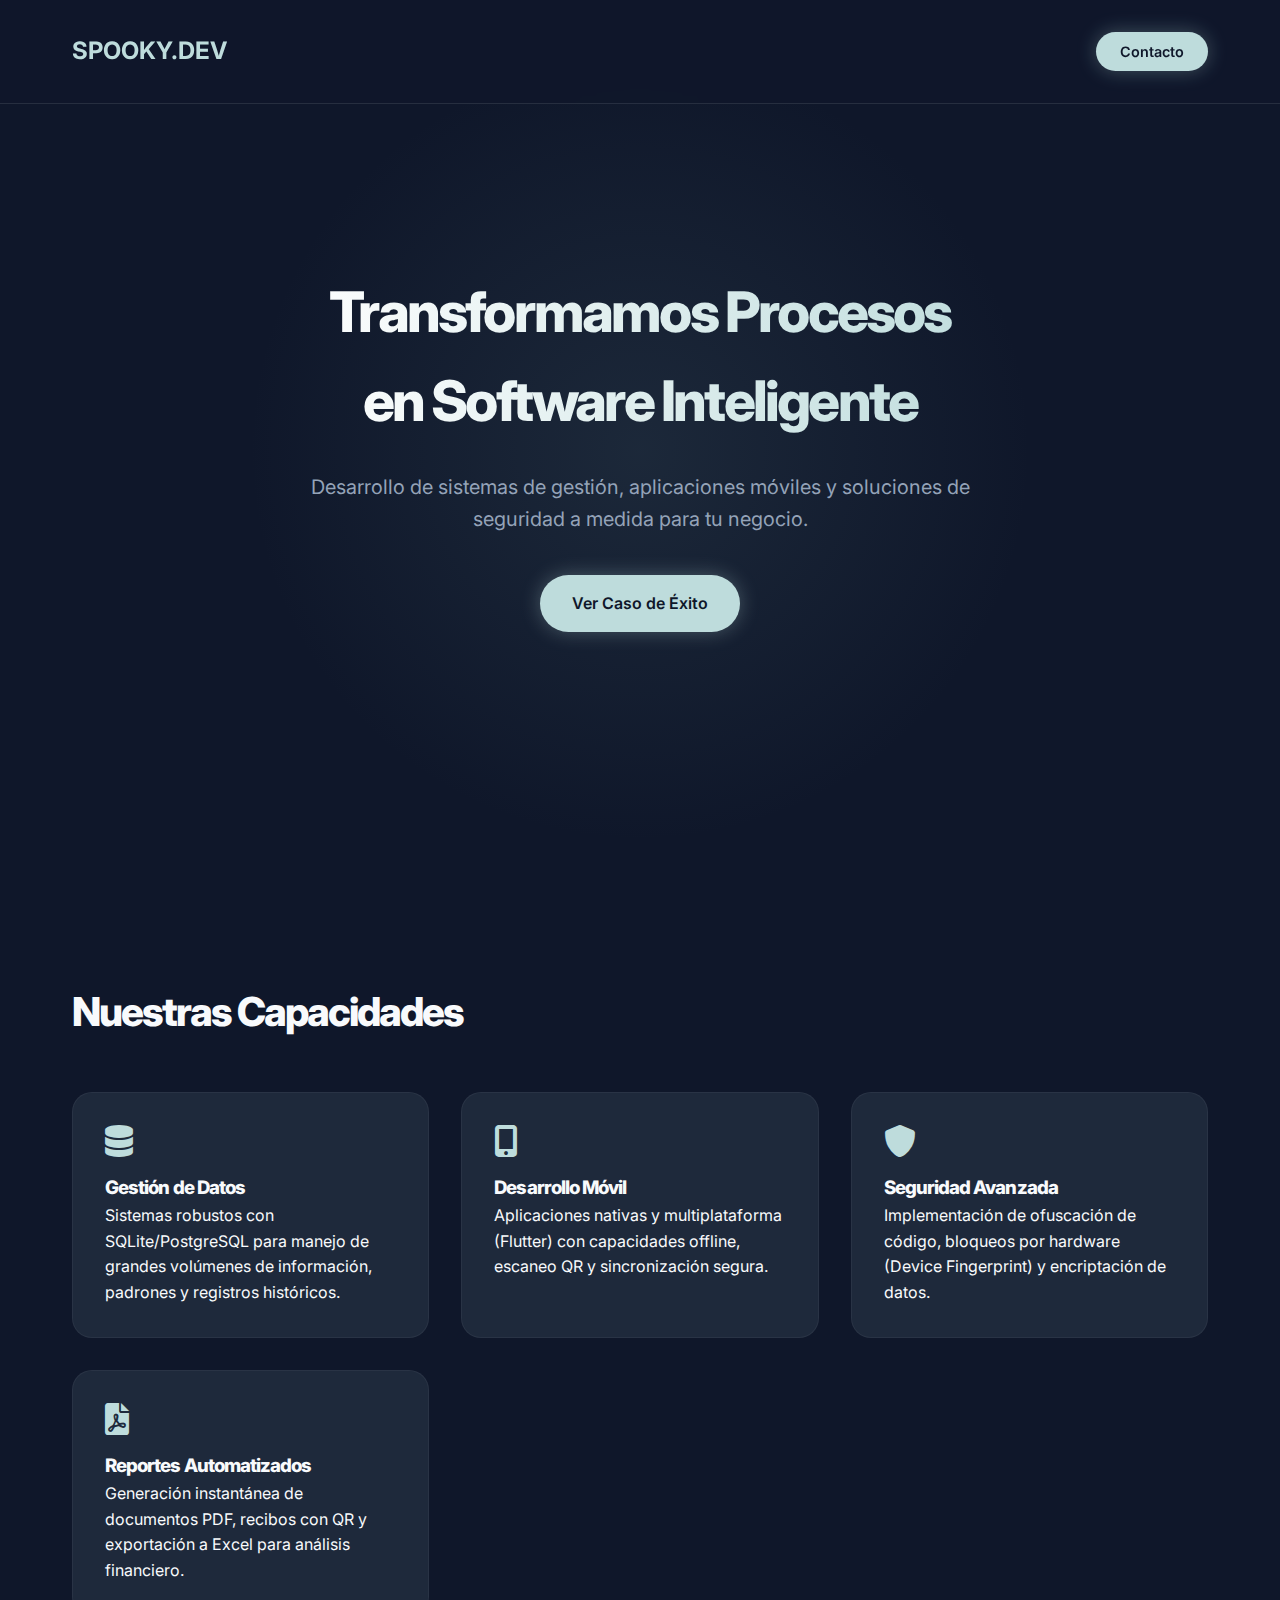
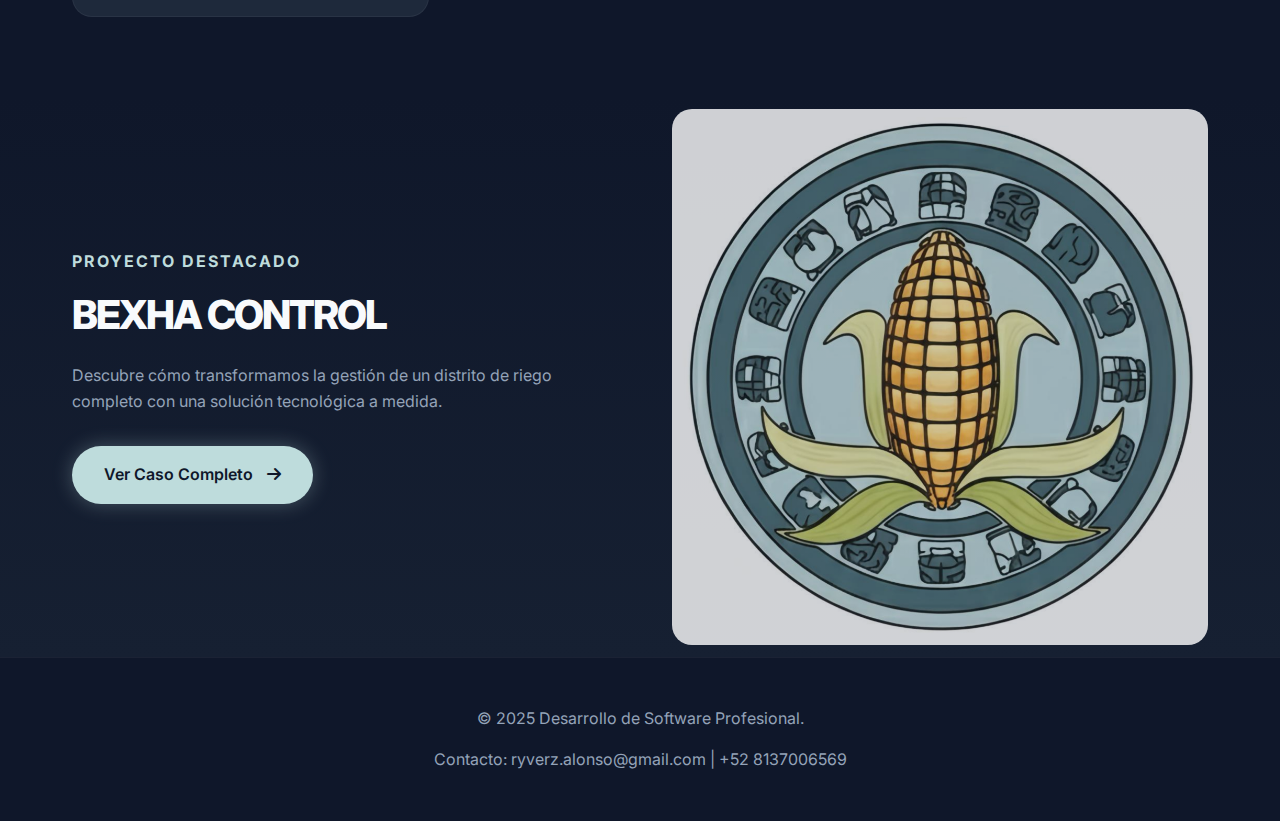
<file: landing_page/index.html>
<!DOCTYPE html>
<html lang="es">

<head>
    <meta charset="UTF-8">
    <meta name="viewport" content="width=device-width, initial-scale=1.0">
    <title>Soluciones Tecnológicas Avanzadas</title>
    <link rel="stylesheet" href="styles.css">
    <link href="https://fonts.googleapis.com/css2?family=Inter:wght@400;600;800&display=swap" rel="stylesheet">
    <link rel="stylesheet" href="https://cdnjs.cloudflare.com/ajax/libs/font-awesome/6.0.0/css/all.min.css">
    <link rel="icon" type="image/png" href="SPOOKYDEV.png">
</head>

<body>

    <header>
        <div class="container">
            <nav>
                <div class="logo">SPOOKY.DEV</div>
                <a href="#contacto" class="btn btn-primary"
                    style="padding: 0.5rem 1.5rem; font-size: 0.9rem;">Contacto</a>
            </nav>
        </div>
    </header>

    <section class="hero">
        <div class="container hero-content">
            <h1>Transformamos Procesos<br>en Software Inteligente</h1>
            <p class="subtitle">Desarrollo de sistemas de gestión, aplicaciones móviles y soluciones de seguridad a
                medida para tu negocio.</p>
            <a href="#bexha" class="btn btn-primary">Ver Caso de Éxito</a>
        </div>
    </section>

    <section class="services">
        <div class="container">
            <h2>Nuestras Capacidades</h2>
            <div class="features-grid">
                <div class="feature-card">
                    <i class="fas fa-database icon"></i>
                    <h3>Gestión de Datos</h3>
                    <p>Sistemas robustos con SQLite/PostgreSQL para manejo de grandes volúmenes de información, padrones
                        y registros históricos.</p>
                </div>
                <div class="feature-card">
                    <i class="fas fa-mobile-alt icon"></i>
                    <h3>Desarrollo Móvil</h3>
                    <p>Aplicaciones nativas y multiplataforma (Flutter) con capacidades offline, escaneo QR y
                        sincronización segura.</p>
                </div>
                <div class="feature-card">
                    <i class="fas fa-shield-alt icon"></i>
                    <h3>Seguridad Avanzada</h3>
                    <p>Implementación de ofuscación de código, bloqueos por hardware (Device Fingerprint) y encriptación
                        de datos.</p>
                </div>
                <div class="feature-card">
                    <i class="fas fa-file-pdf icon"></i>
                    <h3>Reportes Automatizados</h3>
                    <p>Generación instantánea de documentos PDF, recibos con QR y exportación a Excel para análisis
                        financiero.</p>
                </div>
            </div>
        </div>
    </section>

    <section id="bexha" class="showcase">
        <div class="container">
            <div class="showcase-content">
                <div class="showcase-text">
                    <span style="color: var(--secondary); font-weight: bold; letter-spacing: 2px;">PROYECTO
                        DESTACADO</span>
                    <h2 style="margin-top: 0.5rem;">BEXHA CONTROL</h2>
                    <p style="color: var(--text-muted); margin-bottom: 2rem;">
                        Descubre cómo transformamos la gestión de un distrito de riego completo con una solución
                        tecnológica a medida.
                    </p>
                    <a href="bexha.html" class="btn btn-primary">Ver Caso Completo <i class="fas fa-arrow-right"
                            style="margin-left: 10px;"></i></a>
                </div>
                <div class="showcase-visual" style="background: transparent; box-shadow: none;">
                    <img src="img.png" alt="Dashboard" style="width: 100%; border-radius: 20px; opacity: 0.8;">
                </div>
            </div>
        </div>
    </section>

    <!-- Contact Widget Modal -->
    <div id="contact-modal" class="modal">
        <div class="modal-content">
            <span class="close-modal">&times;</span>
            <h2>Contáctanos</h2>
            <p style="color: var(--text-muted); margin-bottom: 2rem;">Estamos listos para iniciar tu próximo proyecto.
            </p>

            <a href="https://wa.me/528137006569" target="_blank" class="contact-option whatsapp">
                <i class="fab fa-whatsapp"></i>
                <div>
                    <strong>WhatsApp</strong>
                    <span>+52 8137006569</span>
                </div>
            </a>

            <a href="mailto:ryverz.alonso@gmail.com" class="contact-option email">
                <i class="fas fa-envelope"></i>
                <div>
                    <strong>Email</strong>
                    <span>ryverz.alonso@gmail.com</span>
                </div>
            </a>
        </div>
    </div>

    <script>
        // Modal Logic
        const modal = document.getElementById('contact-modal');
        const btns = document.querySelectorAll('a[href="#contacto"]');
        const span = document.getElementsByClassName("close-modal")[0];

        btns.forEach(btn => {
            btn.onclick = function (e) {
                e.preventDefault();
                modal.style.display = "flex";
            }
        });

        span.onclick = function () {
            modal.style.display = "none";
        }

        window.onclick = function (event) {
            if (event.target == modal) {
                modal.style.display = "none";
            }
        }
    </script>

    <footer style="background: #0f172a; padding: 3rem 0; border-top: 1px solid rgba(255,255,255,0.05);">
        <div class="container" style="text-align: center; color: var(--text-muted);">
            <p>&copy; 2025 Desarrollo de Software Profesional.</p>
            <p id="contacto" style="margin-top: 1rem;">Contacto: ryverz.alonso@gmail.com | +52 8137006569</p>
        </div>
    </footer>

</body>

</html>
</file>
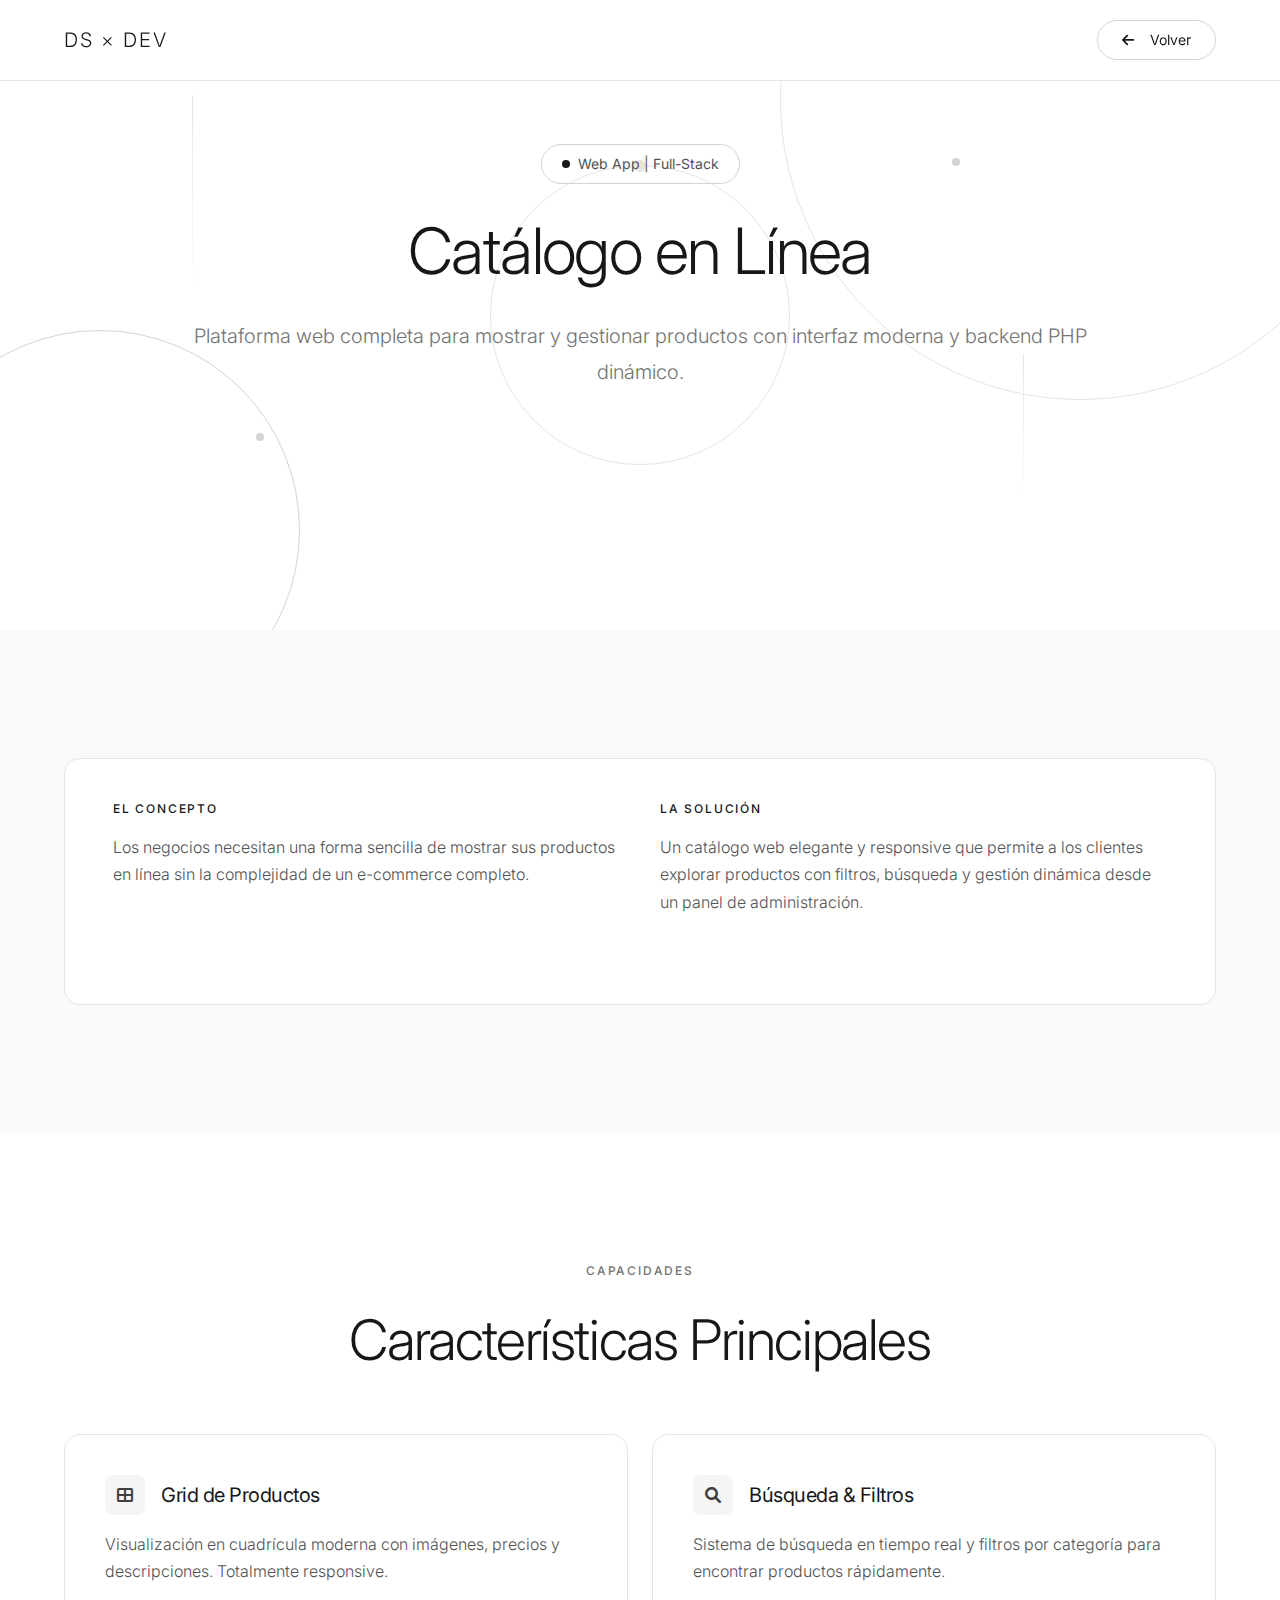
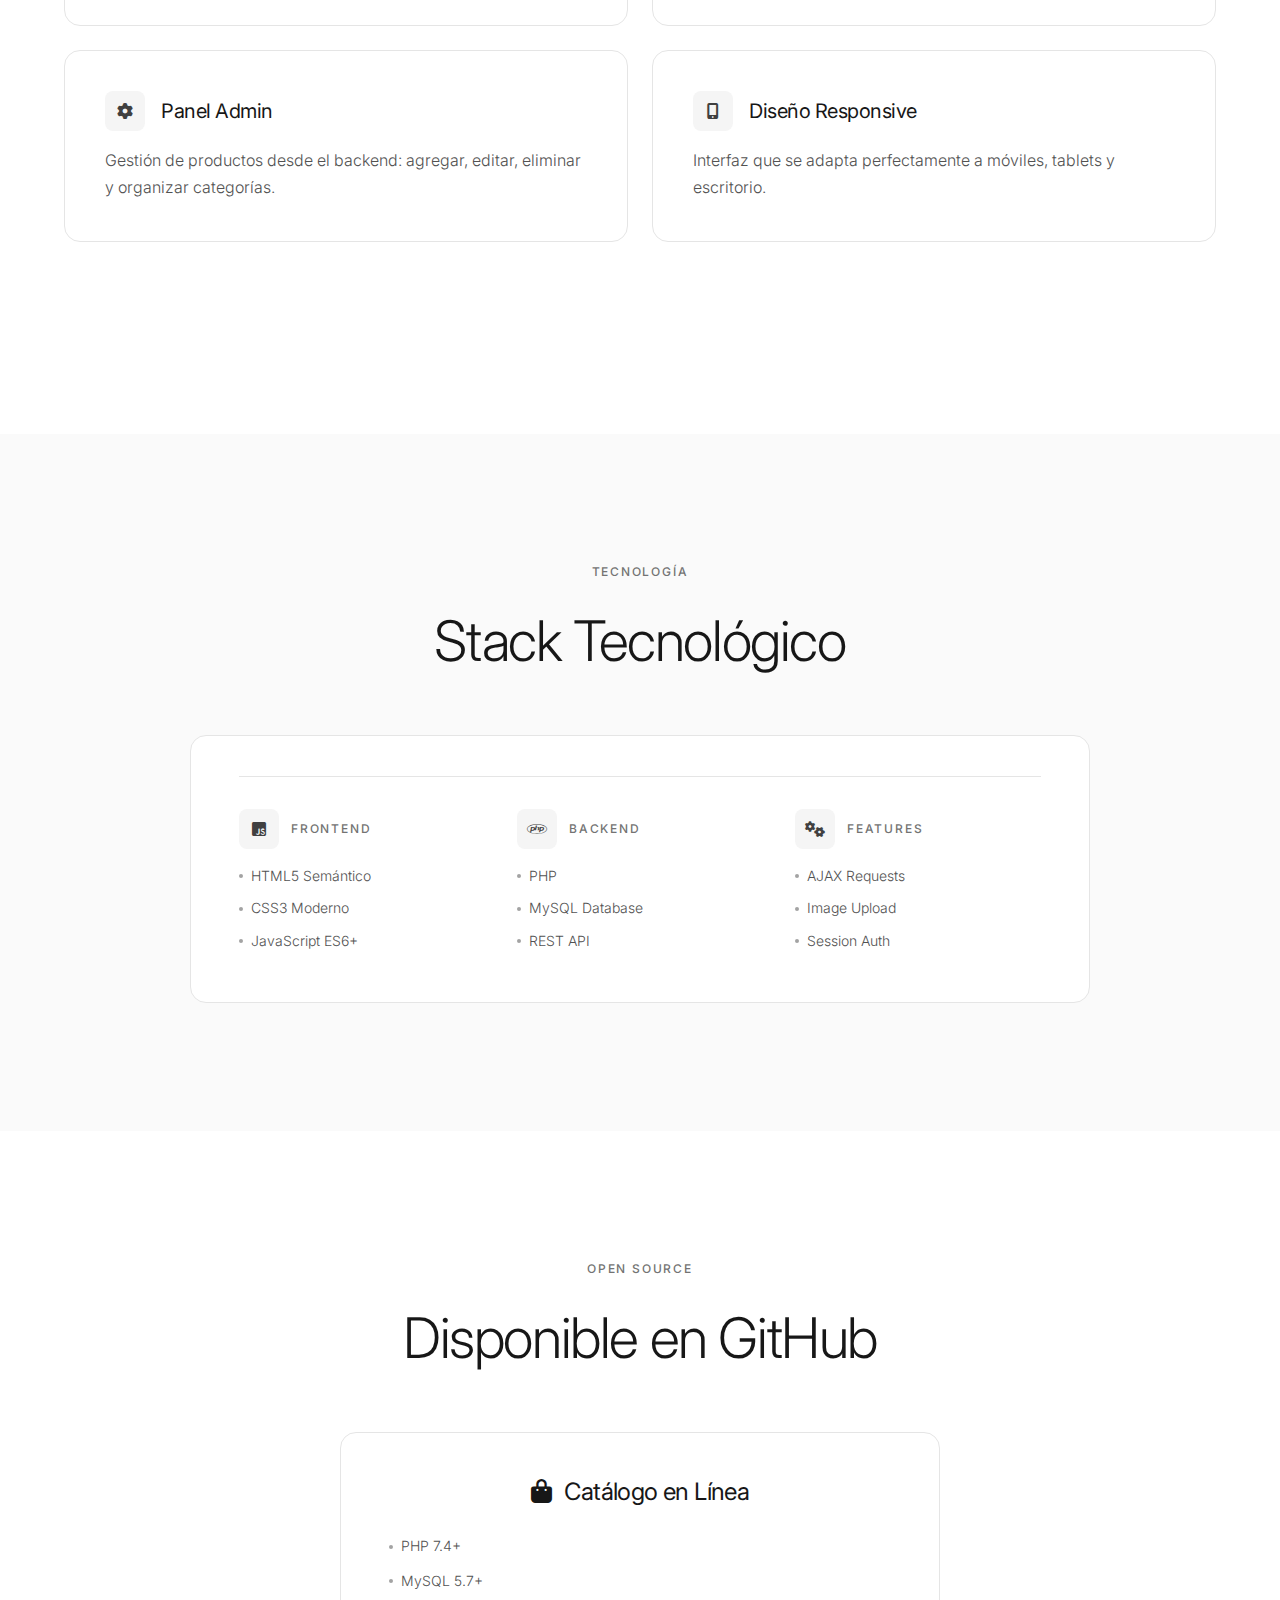
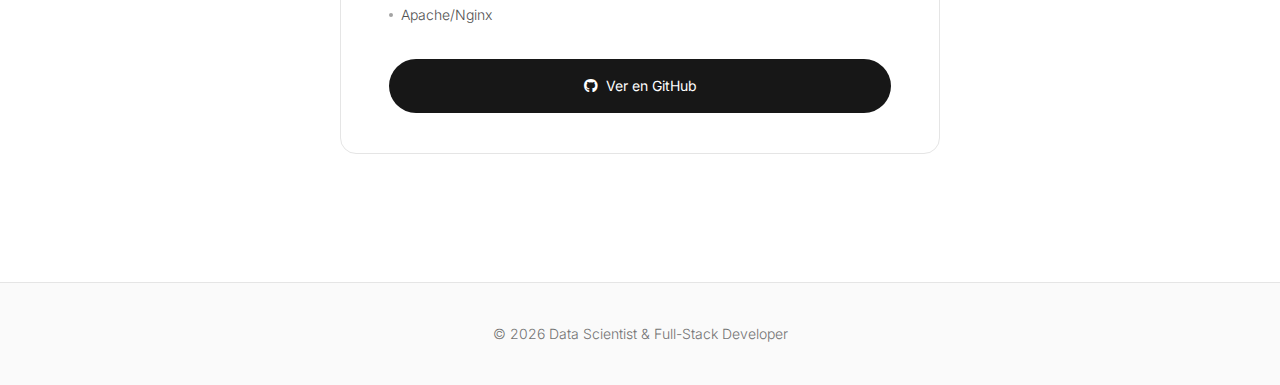
<file: catalogo.html>
<!DOCTYPE html>
<html lang="es">

<head>
    <meta charset="UTF-8">
    <meta name="viewport" content="width=device-width, initial-scale=1.0">
    <title>Catálogo en Línea - Web App | Alonso Mota</title>
    <link rel="stylesheet" href="styles.css">
    <link href="https://fonts.googleapis.com/css2?family=Inter:wght@300;400;500;600&display=swap" rel="stylesheet">
    <link rel="stylesheet" href="https://cdnjs.cloudflare.com/ajax/libs/font-awesome/6.0.0/css/all.min.css">
    <link rel="icon" type="image/png" href="assets/SPOOKYDEV.png">
</head>

<body>

    <header>
        <div class="container">
            <nav>
                <div class="logo"><a href="index.html">DS × DEV</a></div>
                <a href="index.html" class="btn btn-secondary" style="padding: 0.5rem 1.5rem;">
                    <i class="fas fa-arrow-left" style="margin-right: 0.5rem;"></i> Volver
                </a>
            </nav>
        </div>
    </header>

    <!-- Hero Section -->
    <section class="hero" style="min-height: 70vh;">
        <!-- Geometric Background -->
        <div class="hero-bg">
            <div class="geo-circle geo-1"></div>
            <div class="geo-circle geo-2"></div>
            <div class="geo-line geo-3"></div>
            <div class="geo-line geo-4"></div>
            <div class="geo-dot geo-5"></div>
            <div class="geo-dot geo-6"></div>
            <div class="geo-ring geo-7"></div>
        </div>

        <div class="hero-content">
            <div class="badge">
                <span class="badge-dot"></span>
                Web App | Full-Stack
            </div>

            <h1 style="font-size: clamp(2.5rem, 6vw, 4rem);">
                Catálogo en Línea
            </h1>

            <p class="subtitle">
                Plataforma web completa para mostrar y gestionar productos con interfaz moderna y backend PHP dinámico.
            </p>
        </div>
    </section>

    <!-- Project Overview -->
    <section class="bg-neutral">
        <div class="container">
            <div class="project-card">
                <div class="project-grid">
                    <div>
                        <h4 class="project-section-title">El Concepto</h4>
                        <p class="project-text">
                            Los negocios necesitan una forma sencilla de mostrar sus productos en línea sin la
                            complejidad de un e-commerce completo.
                        </p>
                    </div>
                    <div>
                        <h4 class="project-section-title">La Solución</h4>
                        <p class="project-text">
                            Un catálogo web elegante y responsive que permite a los clientes explorar productos con
                            filtros, búsqueda y gestión dinámica desde un panel de administración.
                        </p>
                    </div>
                </div>
            </div>
        </div>
    </section>

    <!-- Features Section -->
    <section>
        <div class="container">
            <div style="margin-bottom: 3rem; text-align: center;">
                <div class="section-label">Capacidades</div>
                <h2>Características Principales</h2>
            </div>

            <div class="skills-grid">
                <div class="card">
                    <div style="display: flex; align-items: center; gap: 1rem; margin-bottom: 1rem;">
                        <div class="skill-icon"><i class="fas fa-th-large"></i></div>
                        <h3 style="font-size: 1.25rem; font-weight: 400;">Grid de Productos</h3>
                    </div>
                    <p class="project-text">Visualización en cuadrícula moderna con imágenes, precios y descripciones.
                        Totalmente responsive.</p>
                </div>

                <div class="card">
                    <div style="display: flex; align-items: center; gap: 1rem; margin-bottom: 1rem;">
                        <div class="skill-icon"><i class="fas fa-search"></i></div>
                        <h3 style="font-size: 1.25rem; font-weight: 400;">Búsqueda & Filtros</h3>
                    </div>
                    <p class="project-text">Sistema de búsqueda en tiempo real y filtros por categoría para encontrar
                        productos rápidamente.</p>
                </div>

                <div class="card">
                    <div style="display: flex; align-items: center; gap: 1rem; margin-bottom: 1rem;">
                        <div class="skill-icon"><i class="fas fa-cog"></i></div>
                        <h3 style="font-size: 1.25rem; font-weight: 400;">Panel Admin</h3>
                    </div>
                    <p class="project-text">Gestión de productos desde el backend: agregar, editar, eliminar y organizar
                        categorías.</p>
                </div>

                <div class="card">
                    <div style="display: flex; align-items: center; gap: 1rem; margin-bottom: 1rem;">
                        <div class="skill-icon"><i class="fas fa-mobile-alt"></i></div>
                        <h3 style="font-size: 1.25rem; font-weight: 400;">Diseño Responsive</h3>
                    </div>
                    <p class="project-text">Interfaz que se adapta perfectamente a móviles, tablets y escritorio.</p>
                </div>
            </div>
        </div>
    </section>

    <!-- Tech Stack -->
    <section class="bg-neutral">
        <div class="container">
            <div style="margin-bottom: 3rem; text-align: center;">
                <div class="section-label">Tecnología</div>
                <h2>Stack Tecnológico</h2>
            </div>

            <div class="project-card" style="max-width: 900px; margin: 0 auto;">
                <div class="tech-grid">
                    <div class="tech-category">
                        <div style="display: flex; align-items: center; gap: 0.75rem; margin-bottom: 1rem;">
                            <div class="skill-icon" style="animation: pulse 2s infinite;"><i
                                    class="fab fa-js-square"></i></div>
                            <h5 style="margin: 0;">Frontend</h5>
                        </div>
                        <div class="tech-item"><span class="tech-dot"></span> HTML5 Semántico</div>
                        <div class="tech-item"><span class="tech-dot"></span> CSS3 Moderno</div>
                        <div class="tech-item"><span class="tech-dot"></span> JavaScript ES6+</div>
                    </div>
                    <div class="tech-category">
                        <div style="display: flex; align-items: center; gap: 0.75rem; margin-bottom: 1rem;">
                            <div class="skill-icon" style="animation: pulse 2s infinite 0.3s;"><i
                                    class="fab fa-php"></i></div>
                            <h5 style="margin: 0;">Backend</h5>
                        </div>
                        <div class="tech-item"><span class="tech-dot"></span> PHP</div>
                        <div class="tech-item"><span class="tech-dot"></span> MySQL Database</div>
                        <div class="tech-item"><span class="tech-dot"></span> REST API</div>
                    </div>
                    <div class="tech-category">
                        <div style="display: flex; align-items: center; gap: 0.75rem; margin-bottom: 1rem;">
                            <div class="skill-icon" style="animation: pulse 2s infinite 0.6s;"><i
                                    class="fas fa-cogs"></i></div>
                            <h5 style="margin: 0;">Features</h5>
                        </div>
                        <div class="tech-item"><span class="tech-dot"></span> AJAX Requests</div>
                        <div class="tech-item"><span class="tech-dot"></span> Image Upload</div>
                        <div class="tech-item"><span class="tech-dot"></span> Session Auth</div>
                    </div>
                </div>
            </div>
        </div>
    </section>

    <!-- GitHub Section -->
    <section>
        <div class="container" style="text-align: center;">
            <div style="margin-bottom: 3rem;">
                <div class="section-label">Open Source</div>
                <h2>Disponible en GitHub</h2>
            </div>

            <div class="project-card" style="max-width: 600px; margin: 0 auto; text-align: left;">
                <h3 style="font-size: 1.5rem; font-weight: 400; margin-bottom: 1.5rem; text-align: center;">
                    <i class="fas fa-shopping-bag" style="margin-right: 0.5rem;"></i> Catálogo en Línea
                </h3>

                <ul style="list-style: none; margin-bottom: 2rem;">
                    <li class="tech-item" style="margin-bottom: 0.75rem;"><span class="tech-dot"></span> PHP 7.4+</li>
                    <li class="tech-item" style="margin-bottom: 0.75rem;"><span class="tech-dot"></span> MySQL 5.7+</li>
                    <li class="tech-item" style="margin-bottom: 0.75rem;"><span class="tech-dot"></span> Apache/Nginx
                    </li>
                </ul>

                <a href="https://github.com/spooky1703/Catalogo-en-linea" target="_blank" class="btn btn-primary"
                    style="width: 100%; justify-content: center;">
                    <i class="fab fa-github"></i> Ver en GitHub
                </a>
            </div>
        </div>
    </section>

    <footer>
        <div class="container">
            <p>© 2026 Data Scientist & Full-Stack Developer</p>
        </div>
    </footer>

</body>

</html>
</file>
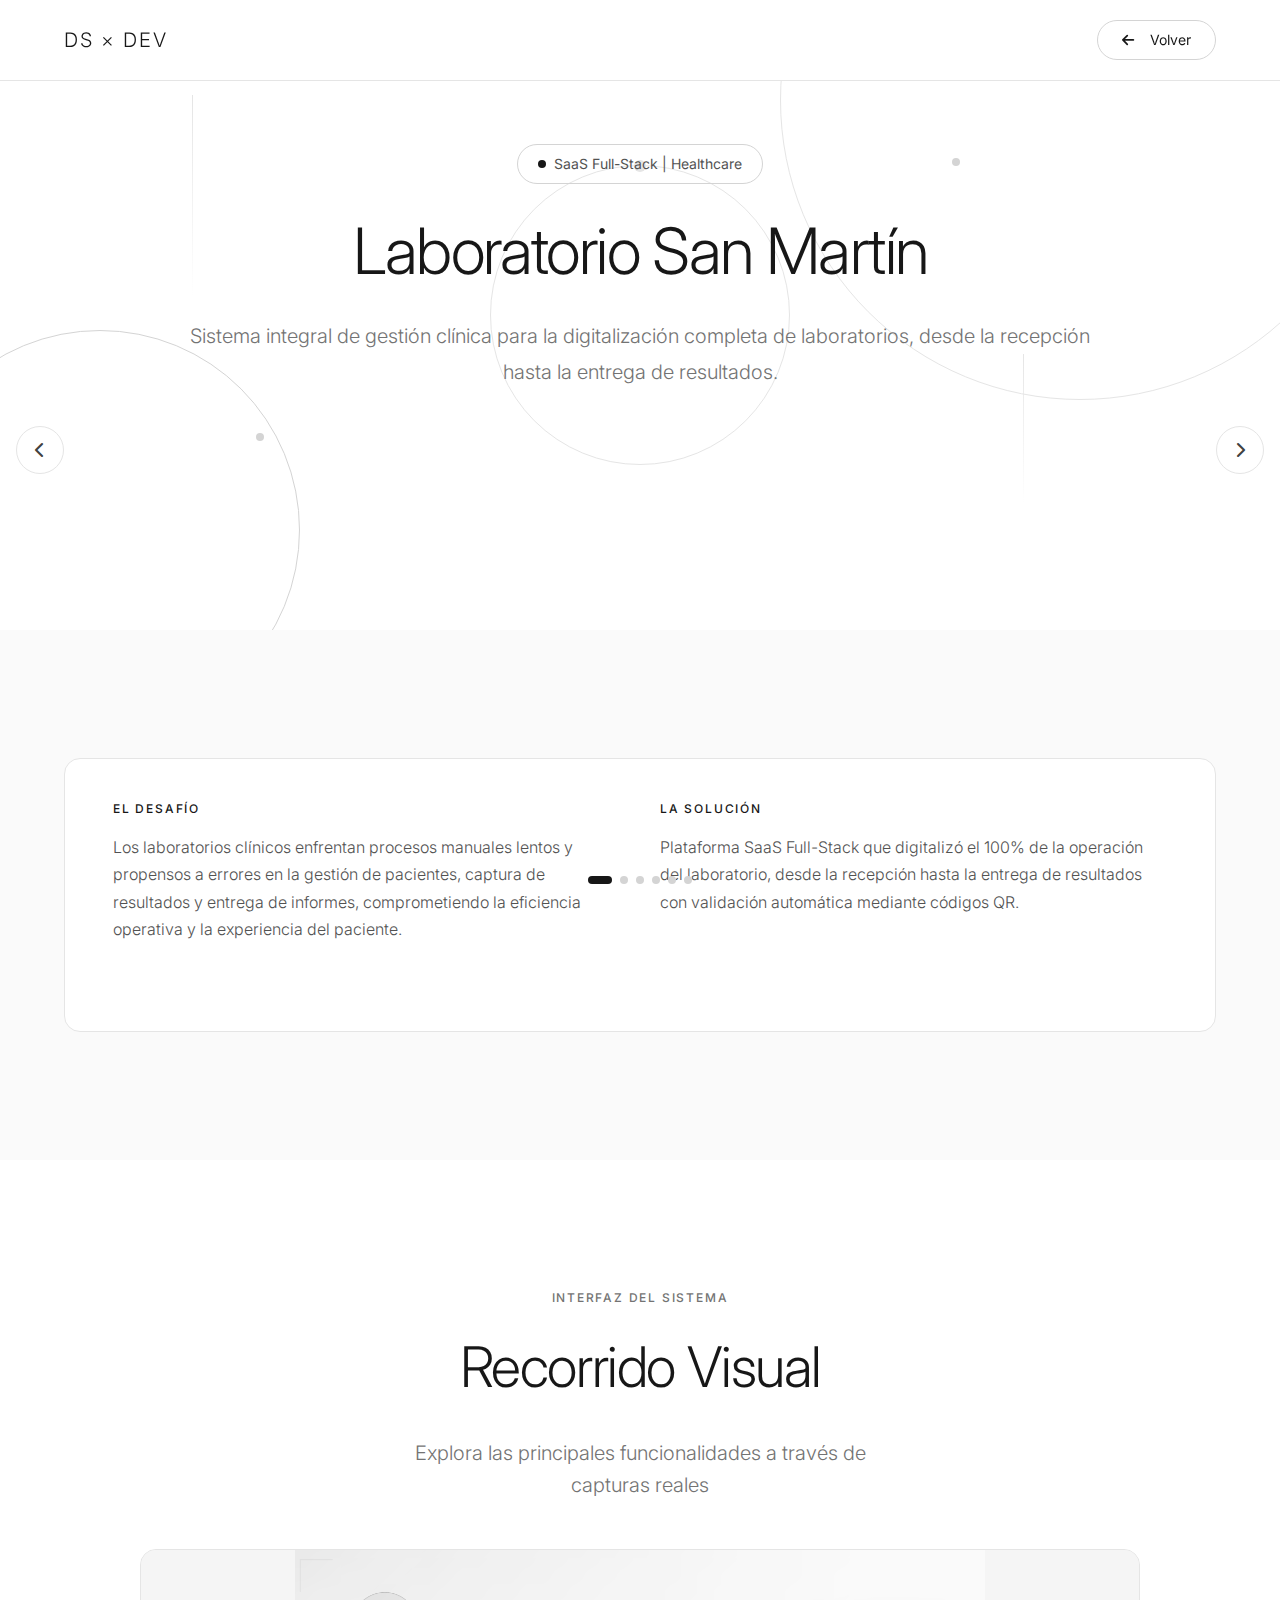
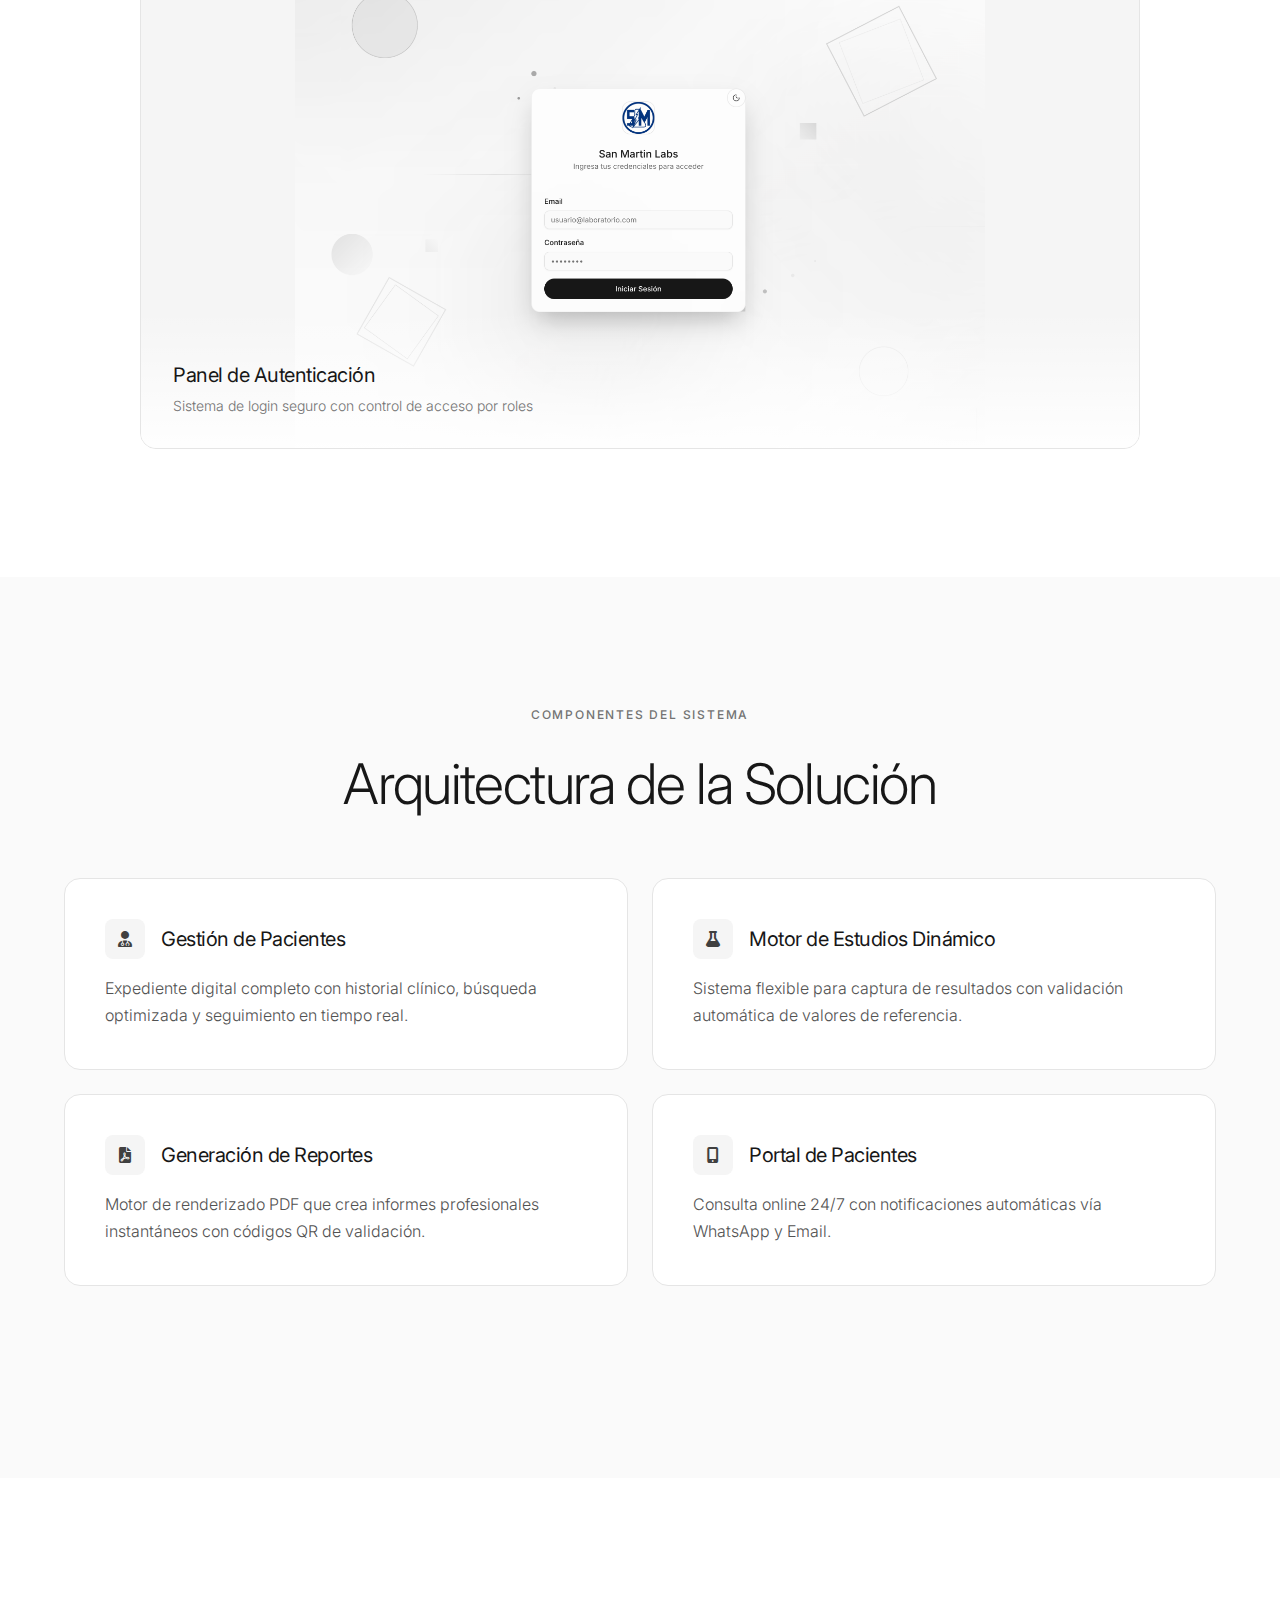
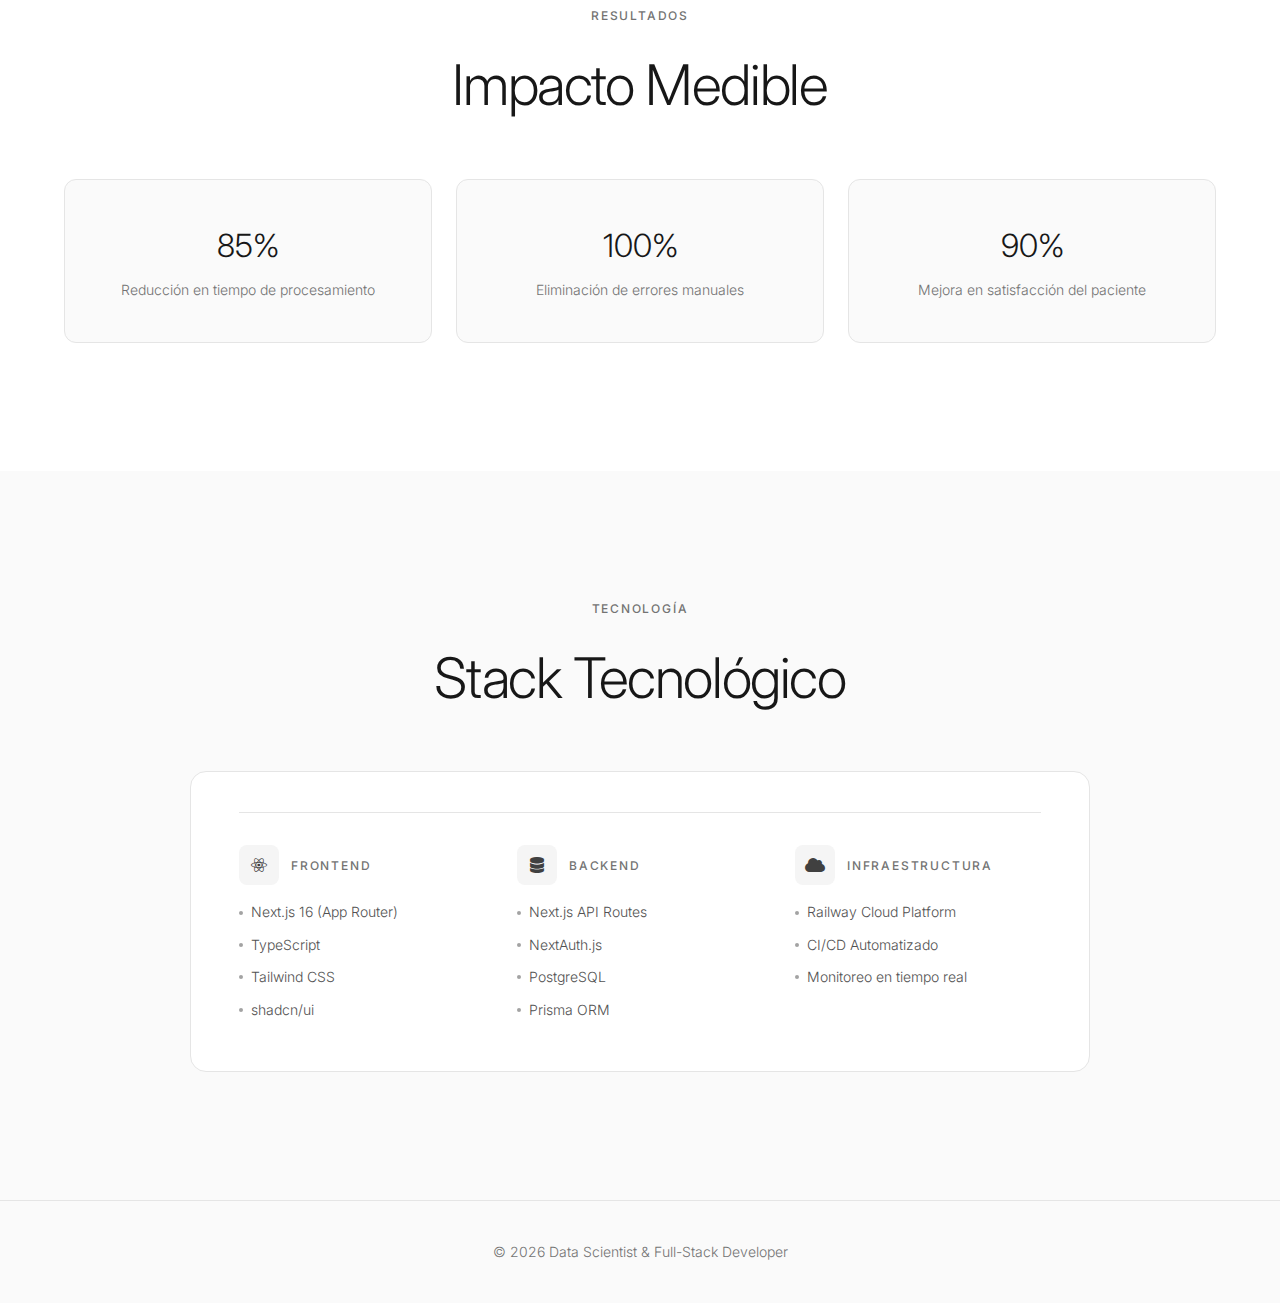
<file: laboratorio.html>
<!DOCTYPE html>
<html lang="es">

<head>
    <meta charset="UTF-8">
    <meta name="viewport" content="width=device-width, initial-scale=1.0">
    <title>Laboratorio San Martín - Sistema de Gestión Clínica | Alonso Mota</title>
    <link rel="stylesheet" href="styles.css">
    <link href="https://fonts.googleapis.com/css2?family=Inter:wght@300;400;500;600&display=swap" rel="stylesheet">
    <link rel="stylesheet" href="https://cdnjs.cloudflare.com/ajax/libs/font-awesome/6.0.0/css/all.min.css">
    <link rel="icon" type="image/png" href="assets/SPOOKYDEV.png">
</head>

<body>

    <header>
        <div class="container">
            <nav>
                <div class="logo"><a href="index.html">DS × DEV</a></div>
                <a href="index.html" class="btn btn-secondary" style="padding: 0.5rem 1.5rem;">
                    <i class="fas fa-arrow-left" style="margin-right: 0.5rem;"></i> Volver
                </a>
            </nav>
        </div>
    </header>

    <!-- Hero Section -->
    <section class="hero" style="min-height: 70vh;">
        <!-- Geometric Background -->
        <div class="hero-bg">
            <div class="geo-circle geo-1"></div>
            <div class="geo-circle geo-2"></div>
            <div class="geo-line geo-3"></div>
            <div class="geo-line geo-4"></div>
            <div class="geo-dot geo-5"></div>
            <div class="geo-dot geo-6"></div>
            <div class="geo-ring geo-7"></div>
        </div>

        <div class="hero-content">
            <div class="badge">
                <span class="badge-dot"></span>
                SaaS Full-Stack | Healthcare
            </div>

            <h1 style="font-size: clamp(2.5rem, 6vw, 4rem);">
                Laboratorio San Martín
            </h1>

            <p class="subtitle">
                Sistema integral de gestión clínica para la digitalización completa de laboratorios, desde la recepción
                hasta la entrega de resultados.
            </p>
        </div>
    </section>

    <!-- Project Overview -->
    <section class="bg-neutral">
        <div class="container">
            <div class="project-card">
                <div class="project-grid">
                    <div>
                        <h4 class="project-section-title">El Desafío</h4>
                        <p class="project-text">
                            Los laboratorios clínicos enfrentan procesos manuales lentos y propensos a errores en la
                            gestión de pacientes, captura de resultados y entrega de informes, comprometiendo la
                            eficiencia operativa y la experiencia del paciente.
                        </p>
                    </div>
                    <div>
                        <h4 class="project-section-title">La Solución</h4>
                        <p class="project-text">
                            Plataforma SaaS Full-Stack que digitalizó el 100% de la operación del laboratorio, desde la
                            recepción hasta la entrega de resultados con validación automática mediante códigos QR.
                        </p>
                    </div>
                </div>
            </div>
        </div>
    </section>

    <!-- Screenshots Carousel -->
    <section>
        <div class="container">
            <div style="margin-bottom: 3rem; text-align: center;">
                <div class="section-label">Interfaz del Sistema</div>
                <h2>Recorrido Visual</h2>
                <p class="section-subtitle" style="max-width: 500px; margin: 1rem auto 0;">
                    Explora las principales funcionalidades a través de capturas reales
                </p>
            </div>

            <div style="max-width: 1000px; margin: 0 auto;">
                <div id="carousel">
                    <div class="carousel-slide active">
                        <img src="assets-laboratorio/dashboard.png" alt="Panel de Autenticación" loading="lazy">
                        <div class="carousel-caption">
                            <h3>Panel de Autenticación</h3>
                            <p>Sistema de login seguro con control de acceso por roles</p>
                        </div>
                    </div>
                    <div class="carousel-slide">
                        <img src="assets-laboratorio/dashboard1.png" alt="Dashboard Operacional" loading="lazy">
                        <div class="carousel-caption">
                            <h3>Dashboard Operacional</h3>
                            <p>Vista centralizada de operaciones diarias y métricas clave</p>
                        </div>
                    </div>
                    <div class="carousel-slide">
                        <img src="assets-laboratorio/dashboard2.png" alt="Emisión de Reportes" loading="lazy">
                        <div class="carousel-caption">
                            <h3>Emisión de Reportes</h3>
                            <p>Generación de documentos PDF personalizados por paciente</p>
                        </div>
                    </div>
                    <div class="carousel-slide">
                        <img src="assets-laboratorio/dashboard3.png" alt="Panel de Consulta" loading="lazy">
                        <div class="carousel-caption">
                            <h3>Panel de Consulta de Resultados</h3>
                            <p>Interfaz de búsqueda y visualización de estudios realizados</p>
                        </div>
                    </div>
                    <div class="carousel-slide">
                        <img src="assets-laboratorio/dashboard6.png" alt="Panel de Consulta" loading="lazy">
                        <div class="carousel-caption">
                            <h3>Panel con el Catalogo de Estudios Disponibles</h3>
                            <p>Interfaz de búsqueda y visualización de estudios disponibles como plantilla</p>
                        </div>
                    </div>
                    <div class="carousel-slide">
                        <img src="assets-laboratorio/dashboard4.png" alt="Reporte de Resultados" loading="lazy">
                        <div class="carousel-caption">
                            <h3>Reporte de Resultados</h3>
                            <p>Ejemplo de informe médico con códigos QR de validación</p>
                        </div>
                    </div>
                    <div class="carousel-slide">
                        <img src="assets-laboratorio/dashboard5.png" alt="Portal de Pacientes" loading="lazy">
                        <div class="carousel-caption">
                            <h3>Portal de Pacientes</h3>
                            <p>Vista pública accesible mediante QR para consulta de resultados</p>
                        </div>
                    </div>

                    <button class="carousel-btn carousel-prev" onclick="moveSlide(-1)">
                        <i class="fas fa-chevron-left"></i>
                    </button>
                    <button class="carousel-btn carousel-next" onclick="moveSlide(1)">
                        <i class="fas fa-chevron-right"></i>
                    </button>

                    <div class="carousel-indicators">
                        <span class="indicator active" onclick="goToSlide(0)"></span>
                        <span class="indicator" onclick="goToSlide(1)"></span>
                        <span class="indicator" onclick="goToSlide(2)"></span>
                        <span class="indicator" onclick="goToSlide(3)"></span>
                        <span class="indicator" onclick="goToSlide(4)"></span>
                        <span class="indicator" onclick="goToSlide(5)"></span>
                    </div>
                </div>
            </div>
        </div>
    </section>

    <script>
        let currentSlide = 0;
        const slides = document.querySelectorAll('.carousel-slide');
        const indicators = document.querySelectorAll('.indicator');
        let autoPlayInterval;
        let userInteracting = false;

        function showSlide(n) {
            slides.forEach(slide => slide.classList.remove('active'));
            indicators.forEach(ind => ind.classList.remove('active'));
            if (n >= slides.length) currentSlide = 0;
            if (n < 0) currentSlide = slides.length - 1;
            slides[currentSlide].classList.add('active');
            indicators[currentSlide].classList.add('active');
        }

        function moveSlide(direction) {
            currentSlide += direction;
            showSlide(currentSlide);
            pauseAutoPlay();
        }

        function goToSlide(n) {
            currentSlide = n;
            showSlide(currentSlide);
            pauseAutoPlay();
        }

        function startAutoPlay() {
            autoPlayInterval = setInterval(() => {
                if (!userInteracting) {
                    currentSlide++;
                    showSlide(currentSlide);
                }
            }, 8000);
        }

        function pauseAutoPlay() {
            userInteracting = true;
            clearInterval(autoPlayInterval);
            setTimeout(() => {
                userInteracting = false;
                startAutoPlay();
            }, 4000);
        }

        startAutoPlay();
    </script>

    <!-- Features Section -->
    <section class="bg-neutral">
        <div class="container">
            <div style="margin-bottom: 3rem; text-align: center;">
                <div class="section-label">Componentes del Sistema</div>
                <h2>Arquitectura de la Solución</h2>
            </div>

            <div class="skills-grid">
                <div class="card">
                    <div style="display: flex; align-items: center; gap: 1rem; margin-bottom: 1rem;">
                        <div class="skill-icon"><i class="fas fa-user-md"></i></div>
                        <h3 style="font-size: 1.25rem; font-weight: 400;">Gestión de Pacientes</h3>
                    </div>
                    <p class="project-text">Expediente digital completo con historial clínico, búsqueda optimizada y
                        seguimiento en tiempo real.</p>
                </div>

                <div class="card">
                    <div style="display: flex; align-items: center; gap: 1rem; margin-bottom: 1rem;">
                        <div class="skill-icon"><i class="fas fa-flask"></i></div>
                        <h3 style="font-size: 1.25rem; font-weight: 400;">Motor de Estudios Dinámico</h3>
                    </div>
                    <p class="project-text">Sistema flexible para captura de resultados con validación automática de
                        valores de referencia.</p>
                </div>

                <div class="card">
                    <div style="display: flex; align-items: center; gap: 1rem; margin-bottom: 1rem;">
                        <div class="skill-icon"><i class="fas fa-file-pdf"></i></div>
                        <h3 style="font-size: 1.25rem; font-weight: 400;">Generación de Reportes</h3>
                    </div>
                    <p class="project-text">Motor de renderizado PDF que crea informes profesionales instantáneos con
                        códigos QR de validación.</p>
                </div>

                <div class="card">
                    <div style="display: flex; align-items: center; gap: 1rem; margin-bottom: 1rem;">
                        <div class="skill-icon"><i class="fas fa-mobile-alt"></i></div>
                        <h3 style="font-size: 1.25rem; font-weight: 400;">Portal de Pacientes</h3>
                    </div>
                    <p class="project-text">Consulta online 24/7 con notificaciones automáticas vía WhatsApp y Email.
                    </p>
                </div>
            </div>
        </div>
    </section>

    <!-- Impact Section -->
    <section>
        <div class="container">
            <div style="margin-bottom: 3rem; text-align: center;">
                <div class="section-label">Resultados</div>
                <h2>Impacto Medible</h2>
            </div>

            <div class="stats-grid">
                <div class="stat-card">
                    <div class="stat-number">85%</div>
                    <div class="stat-label">Reducción en tiempo de procesamiento</div>
                </div>
                <div class="stat-card">
                    <div class="stat-number">100%</div>
                    <div class="stat-label">Eliminación de errores manuales</div>
                </div>
                <div class="stat-card">
                    <div class="stat-number">90%</div>
                    <div class="stat-label">Mejora en satisfacción del paciente</div>
                </div>
            </div>
        </div>
    </section>

    <!-- Tech Stack -->
    <section class="bg-neutral">
        <div class="container">
            <div style="margin-bottom: 3rem; text-align: center;">
                <div class="section-label">Tecnología</div>
                <h2>Stack Tecnológico</h2>
            </div>

            <div class="project-card" style="max-width: 900px; margin: 0 auto;">
                <div class="tech-grid">
                    <div class="tech-category">
                        <div style="display: flex; align-items: center; gap: 0.75rem; margin-bottom: 1rem;">
                            <div class="skill-icon" style="animation: pulse 2s infinite;"><i class="fab fa-react"></i>
                            </div>
                            <h5 style="margin: 0;">Frontend</h5>
                        </div>
                        <div class="tech-item"><span class="tech-dot"></span> Next.js 16 (App Router)</div>
                        <div class="tech-item"><span class="tech-dot"></span> TypeScript</div>
                        <div class="tech-item"><span class="tech-dot"></span> Tailwind CSS</div>
                        <div class="tech-item"><span class="tech-dot"></span> shadcn/ui</div>
                    </div>
                    <div class="tech-category">
                        <div style="display: flex; align-items: center; gap: 0.75rem; margin-bottom: 1rem;">
                            <div class="skill-icon" style="animation: pulse 2s infinite 0.3s;"><i
                                    class="fas fa-database"></i></div>
                            <h5 style="margin: 0;">Backend</h5>
                        </div>
                        <div class="tech-item"><span class="tech-dot"></span> Next.js API Routes</div>
                        <div class="tech-item"><span class="tech-dot"></span> NextAuth.js</div>
                        <div class="tech-item"><span class="tech-dot"></span> PostgreSQL</div>
                        <div class="tech-item"><span class="tech-dot"></span> Prisma ORM</div>
                    </div>
                    <div class="tech-category">
                        <div style="display: flex; align-items: center; gap: 0.75rem; margin-bottom: 1rem;">
                            <div class="skill-icon" style="animation: pulse 2s infinite 0.6s;"><i
                                    class="fas fa-cloud"></i></div>
                            <h5 style="margin: 0;">Infraestructura</h5>
                        </div>
                        <div class="tech-item"><span class="tech-dot"></span> Railway Cloud Platform</div>
                        <div class="tech-item"><span class="tech-dot"></span> CI/CD Automatizado</div>
                        <div class="tech-item"><span class="tech-dot"></span> Monitoreo en tiempo real</div>
                    </div>
                </div>
            </div>
        </div>
    </section>

    <footer>
        <div class="container">
            <p>© 2026 Data Scientist & Full-Stack Developer</p>
        </div>
    </footer>

</body>

</html>
</file>
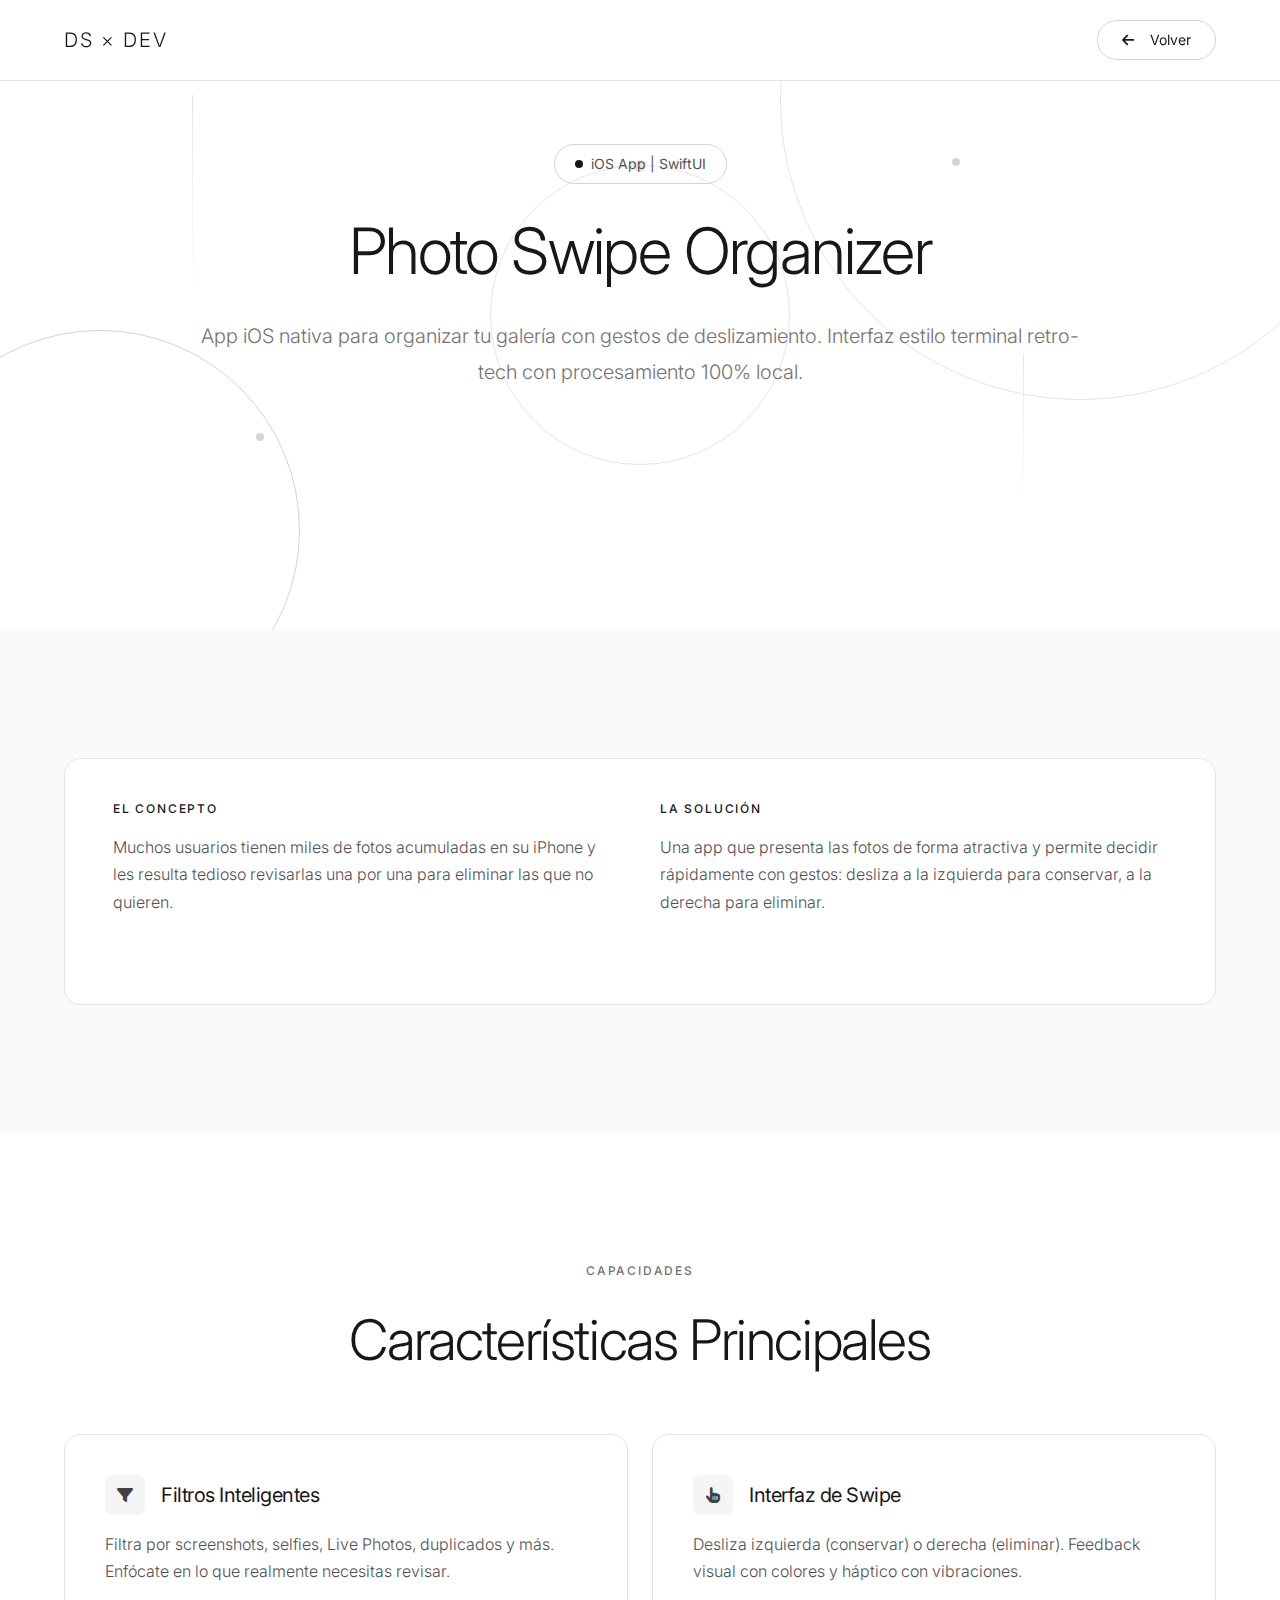
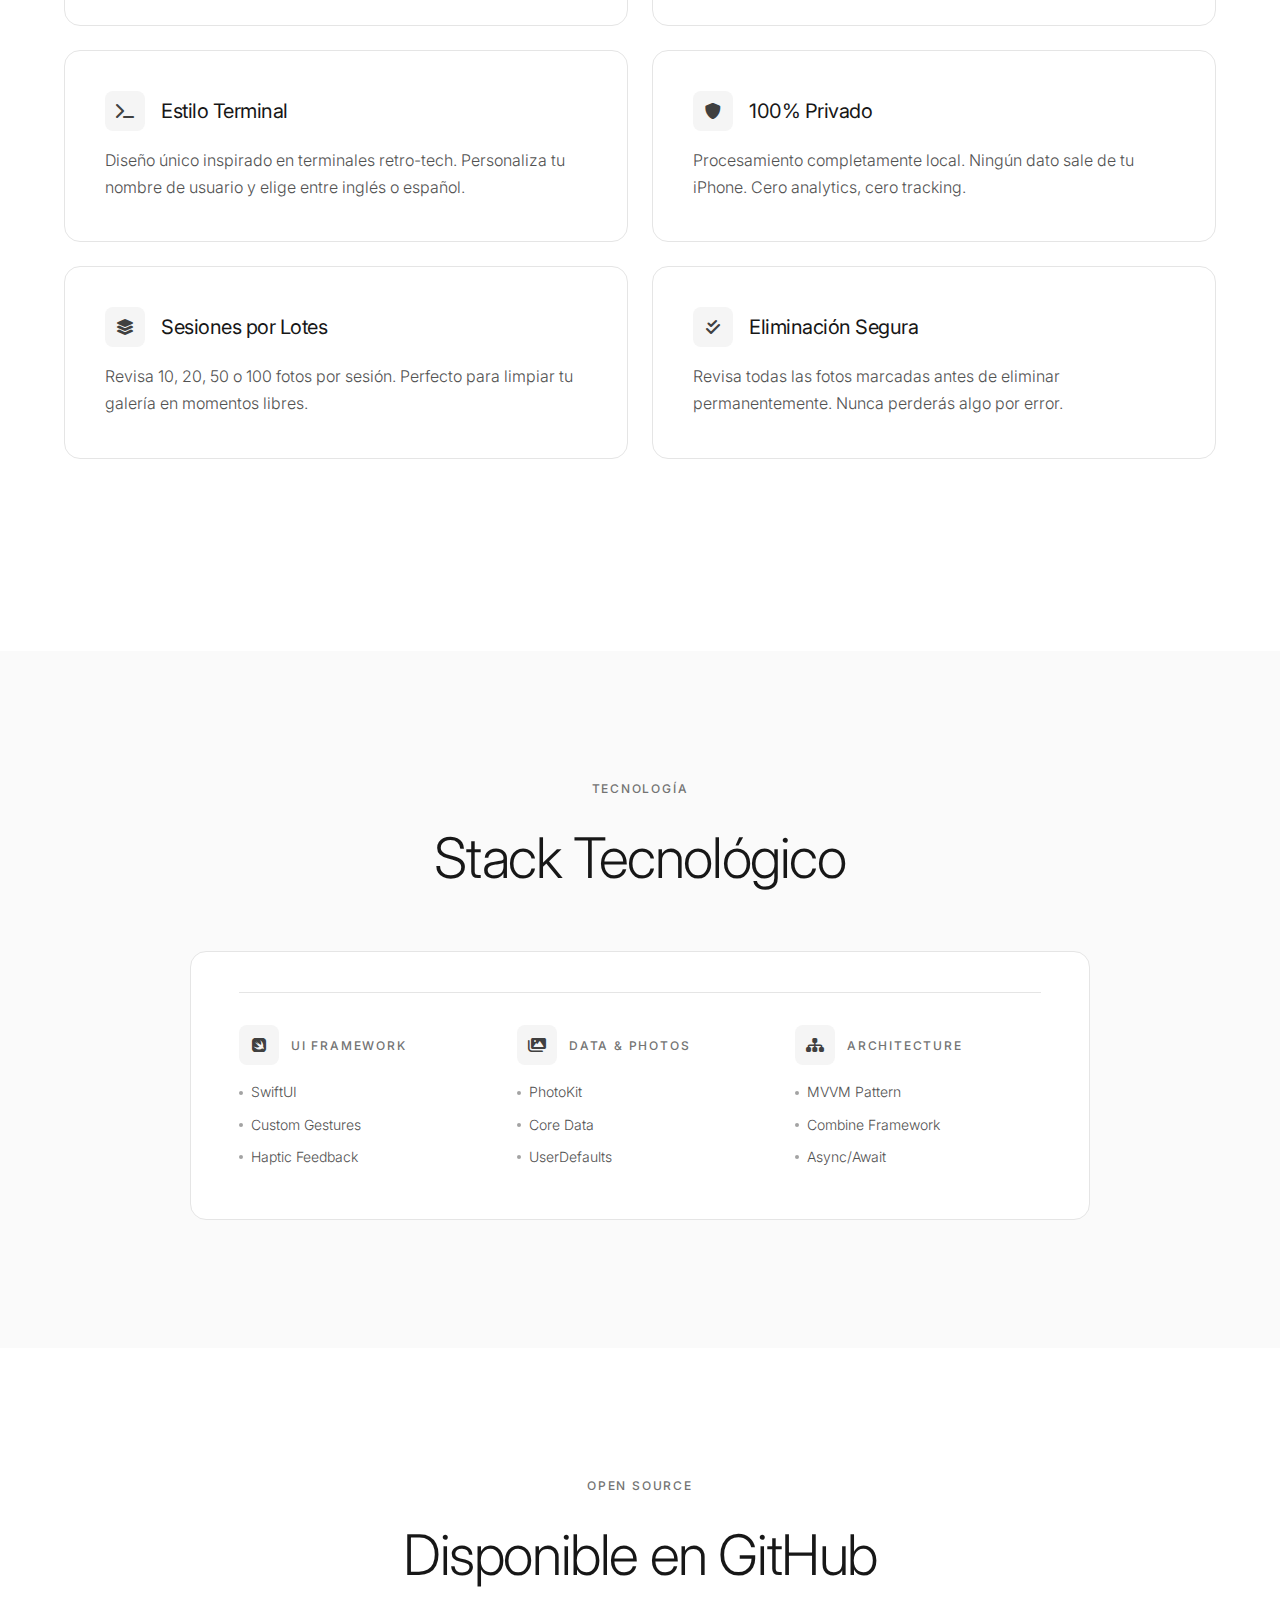
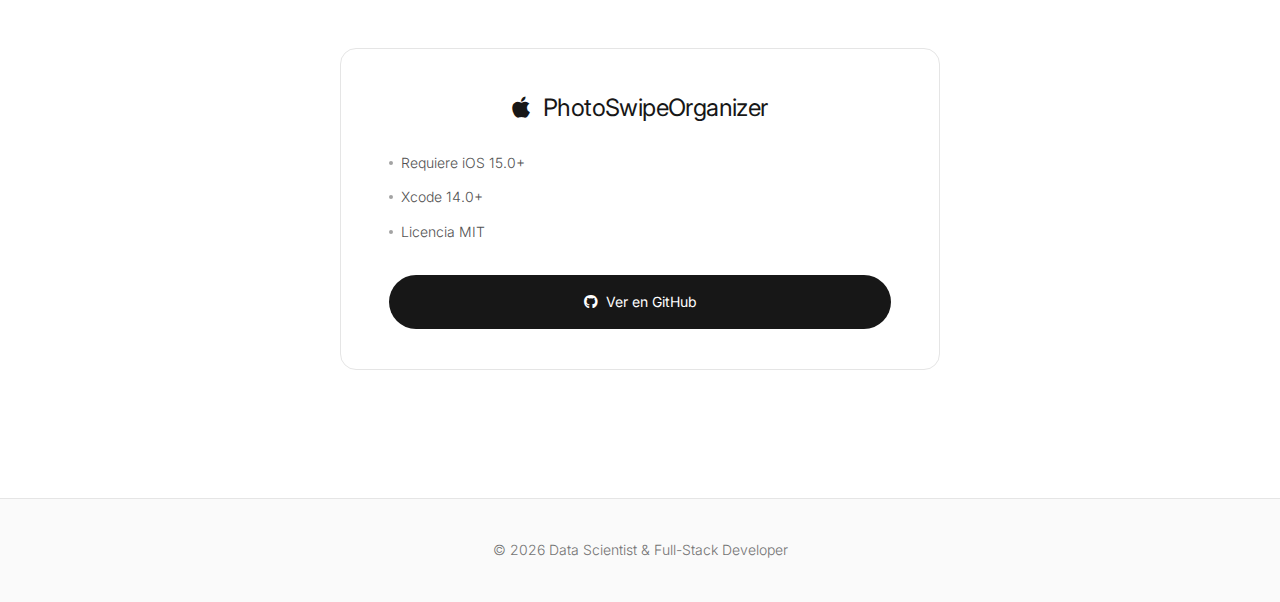
<file: photoswipe.html>
<!DOCTYPE html>
<html lang="es">

<head>
    <meta charset="UTF-8">
    <meta name="viewport" content="width=device-width, initial-scale=1.0">
    <title>Photo Swipe Organizer - iOS App | Alonso Mota</title>
    <link rel="stylesheet" href="styles.css">
    <link href="https://fonts.googleapis.com/css2?family=Inter:wght@300;400;500;600&display=swap" rel="stylesheet">
    <link rel="stylesheet" href="https://cdnjs.cloudflare.com/ajax/libs/font-awesome/6.0.0/css/all.min.css">
    <link rel="icon" type="image/png" href="assets/SPOOKYDEV.png">
</head>

<body>

    <header>
        <div class="container">
            <nav>
                <div class="logo"><a href="index.html">DS × DEV</a></div>
                <a href="index.html" class="btn btn-secondary" style="padding: 0.5rem 1.5rem;">
                    <i class="fas fa-arrow-left" style="margin-right: 0.5rem;"></i> Volver
                </a>
            </nav>
        </div>
    </header>

    <!-- Hero Section -->
    <section class="hero" style="min-height: 70vh;">
        <!-- Geometric Background -->
        <div class="hero-bg">
            <div class="geo-circle geo-1"></div>
            <div class="geo-circle geo-2"></div>
            <div class="geo-line geo-3"></div>
            <div class="geo-line geo-4"></div>
            <div class="geo-dot geo-5"></div>
            <div class="geo-dot geo-6"></div>
            <div class="geo-ring geo-7"></div>
        </div>

        <div class="hero-content">
            <div class="badge">
                <span class="badge-dot"></span>
                iOS App | SwiftUI
            </div>

            <h1 style="font-size: clamp(2.5rem, 6vw, 4rem);">
                Photo Swipe Organizer
            </h1>

            <p class="subtitle">
                App iOS nativa para organizar tu galería con gestos de deslizamiento. Interfaz estilo terminal
                retro-tech con procesamiento 100% local.
            </p>
        </div>
    </section>

    <!-- Project Overview -->
    <section class="bg-neutral">
        <div class="container">
            <div class="project-card">
                <div class="project-grid">
                    <div>
                        <h4 class="project-section-title">El Concepto</h4>
                        <p class="project-text">
                            Muchos usuarios tienen miles de fotos acumuladas en su iPhone y les resulta tedioso
                            revisarlas una por una para eliminar las que no quieren.
                        </p>
                    </div>
                    <div>
                        <h4 class="project-section-title">La Solución</h4>
                        <p class="project-text">
                            Una app que presenta las fotos de forma atractiva y permite decidir rápidamente con gestos:
                            desliza a la izquierda para conservar, a la derecha para eliminar.
                        </p>
                    </div>
                </div>
            </div>
        </div>
    </section>

    <!-- Features Section -->
    <section>
        <div class="container">
            <div style="margin-bottom: 3rem; text-align: center;">
                <div class="section-label">Capacidades</div>
                <h2>Características Principales</h2>
            </div>

            <div class="skills-grid">
                <div class="card">
                    <div style="display: flex; align-items: center; gap: 1rem; margin-bottom: 1rem;">
                        <div class="skill-icon"><i class="fas fa-filter"></i></div>
                        <h3 style="font-size: 1.25rem; font-weight: 400;">Filtros Inteligentes</h3>
                    </div>
                    <p class="project-text">Filtra por screenshots, selfies, Live Photos, duplicados y más. Enfócate en
                        lo que realmente necesitas revisar.</p>
                </div>

                <div class="card">
                    <div style="display: flex; align-items: center; gap: 1rem; margin-bottom: 1rem;">
                        <div class="skill-icon"><i class="fas fa-hand-pointer"></i></div>
                        <h3 style="font-size: 1.25rem; font-weight: 400;">Interfaz de Swipe</h3>
                    </div>
                    <p class="project-text">Desliza izquierda (conservar) o derecha (eliminar). Feedback visual con
                        colores y háptico con vibraciones.</p>
                </div>

                <div class="card">
                    <div style="display: flex; align-items: center; gap: 1rem; margin-bottom: 1rem;">
                        <div class="skill-icon"><i class="fas fa-terminal"></i></div>
                        <h3 style="font-size: 1.25rem; font-weight: 400;">Estilo Terminal</h3>
                    </div>
                    <p class="project-text">Diseño único inspirado en terminales retro-tech. Personaliza tu nombre de
                        usuario y elige entre inglés o español.</p>
                </div>

                <div class="card">
                    <div style="display: flex; align-items: center; gap: 1rem; margin-bottom: 1rem;">
                        <div class="skill-icon"><i class="fas fa-shield-alt"></i></div>
                        <h3 style="font-size: 1.25rem; font-weight: 400;">100% Privado</h3>
                    </div>
                    <p class="project-text">Procesamiento completamente local. Ningún dato sale de tu iPhone. Cero
                        analytics, cero tracking.</p>
                </div>

                <div class="card">
                    <div style="display: flex; align-items: center; gap: 1rem; margin-bottom: 1rem;">
                        <div class="skill-icon"><i class="fas fa-layer-group"></i></div>
                        <h3 style="font-size: 1.25rem; font-weight: 400;">Sesiones por Lotes</h3>
                    </div>
                    <p class="project-text">Revisa 10, 20, 50 o 100 fotos por sesión. Perfecto para limpiar tu galería
                        en momentos libres.</p>
                </div>

                <div class="card">
                    <div style="display: flex; align-items: center; gap: 1rem; margin-bottom: 1rem;">
                        <div class="skill-icon"><i class="fas fa-check-double"></i></div>
                        <h3 style="font-size: 1.25rem; font-weight: 400;">Eliminación Segura</h3>
                    </div>
                    <p class="project-text">Revisa todas las fotos marcadas antes de eliminar permanentemente. Nunca
                        perderás algo por error.</p>
                </div>
            </div>
        </div>
    </section>

    <!-- Tech Stack -->
    <section class="bg-neutral">
        <div class="container">
            <div style="margin-bottom: 3rem; text-align: center;">
                <div class="section-label">Tecnología</div>
                <h2>Stack Tecnológico</h2>
            </div>

            <div class="project-card" style="max-width: 900px; margin: 0 auto;">
                <div class="tech-grid">
                    <div class="tech-category">
                        <div style="display: flex; align-items: center; gap: 0.75rem; margin-bottom: 1rem;">
                            <div class="skill-icon" style="animation: pulse 2s infinite;"><i class="fab fa-swift"></i>
                            </div>
                            <h5 style="margin: 0;">UI Framework</h5>
                        </div>
                        <div class="tech-item"><span class="tech-dot"></span> SwiftUI</div>
                        <div class="tech-item"><span class="tech-dot"></span> Custom Gestures</div>
                        <div class="tech-item"><span class="tech-dot"></span> Haptic Feedback</div>
                    </div>
                    <div class="tech-category">
                        <div style="display: flex; align-items: center; gap: 0.75rem; margin-bottom: 1rem;">
                            <div class="skill-icon" style="animation: pulse 2s infinite 0.3s;"><i
                                    class="fas fa-images"></i></div>
                            <h5 style="margin: 0;">Data & Photos</h5>
                        </div>
                        <div class="tech-item"><span class="tech-dot"></span> PhotoKit</div>
                        <div class="tech-item"><span class="tech-dot"></span> Core Data</div>
                        <div class="tech-item"><span class="tech-dot"></span> UserDefaults</div>
                    </div>
                    <div class="tech-category">
                        <div style="display: flex; align-items: center; gap: 0.75rem; margin-bottom: 1rem;">
                            <div class="skill-icon" style="animation: pulse 2s infinite 0.6s;"><i
                                    class="fas fa-sitemap"></i></div>
                            <h5 style="margin: 0;">Architecture</h5>
                        </div>
                        <div class="tech-item"><span class="tech-dot"></span> MVVM Pattern</div>
                        <div class="tech-item"><span class="tech-dot"></span> Combine Framework</div>
                        <div class="tech-item"><span class="tech-dot"></span> Async/Await</div>
                    </div>
                </div>
            </div>
        </div>
    </section>

    <!-- GitHub Section -->
    <section>
        <div class="container" style="text-align: center;">
            <div style="margin-bottom: 3rem;">
                <div class="section-label">Open Source</div>
                <h2>Disponible en GitHub</h2>
            </div>

            <div class="project-card" style="max-width: 600px; margin: 0 auto; text-align: left;">
                <h3 style="font-size: 1.5rem; font-weight: 400; margin-bottom: 1.5rem; text-align: center;">
                    <i class="fab fa-apple" style="margin-right: 0.5rem;"></i> PhotoSwipeOrganizer
                </h3>

                <ul style="list-style: none; margin-bottom: 2rem;">
                    <li class="tech-item" style="margin-bottom: 0.75rem;"><span class="tech-dot"></span> Requiere iOS
                        15.0+</li>
                    <li class="tech-item" style="margin-bottom: 0.75rem;"><span class="tech-dot"></span> Xcode 14.0+
                    </li>
                    <li class="tech-item" style="margin-bottom: 0.75rem;"><span class="tech-dot"></span> Licencia MIT
                    </li>
                </ul>

                <a href="https://github.com/spooky1703/Photo-Swipe-Organizer" target="_blank" class="btn btn-primary"
                    style="width: 100%; justify-content: center;">
                    <i class="fab fa-github"></i> Ver en GitHub
                </a>
            </div>
        </div>
    </section>

    <footer>
        <div class="container">
            <p>© 2026 Data Scientist & Full-Stack Developer</p>
        </div>
    </footer>

</body>

</html>
</file>
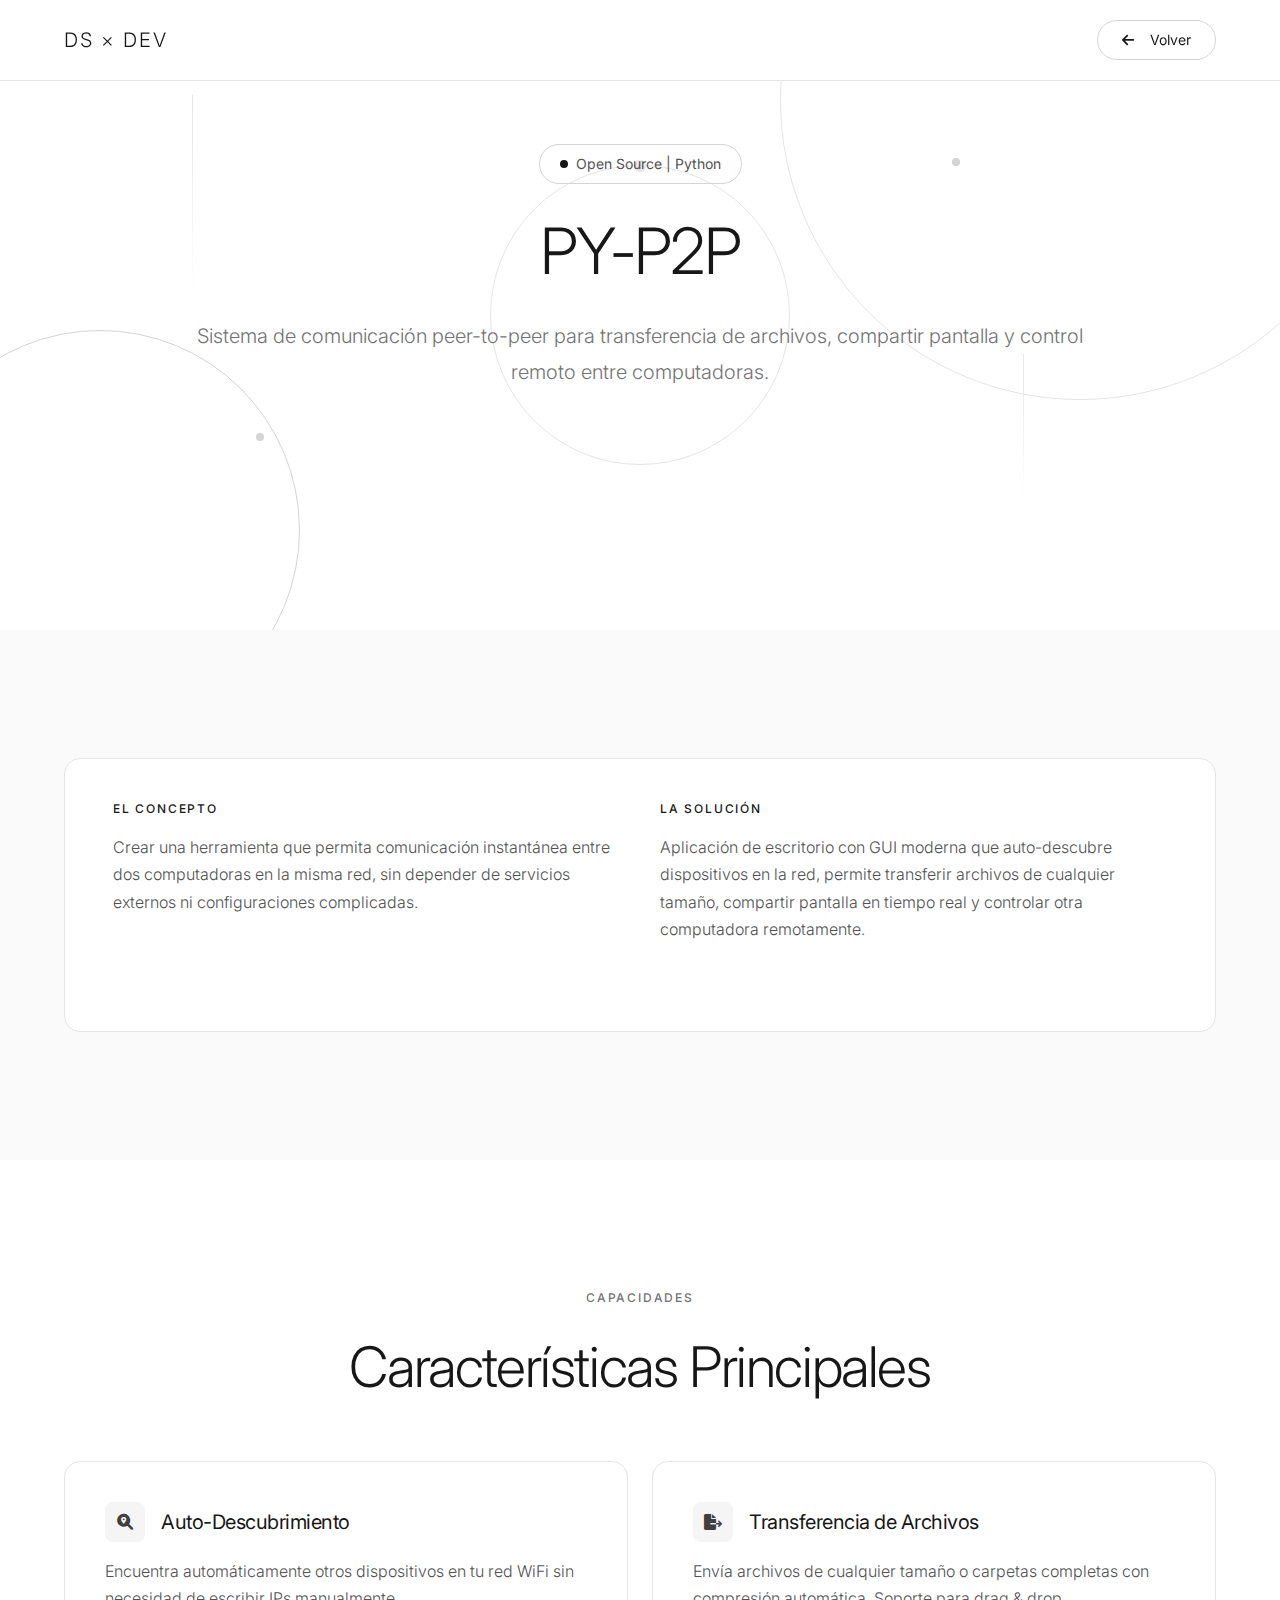
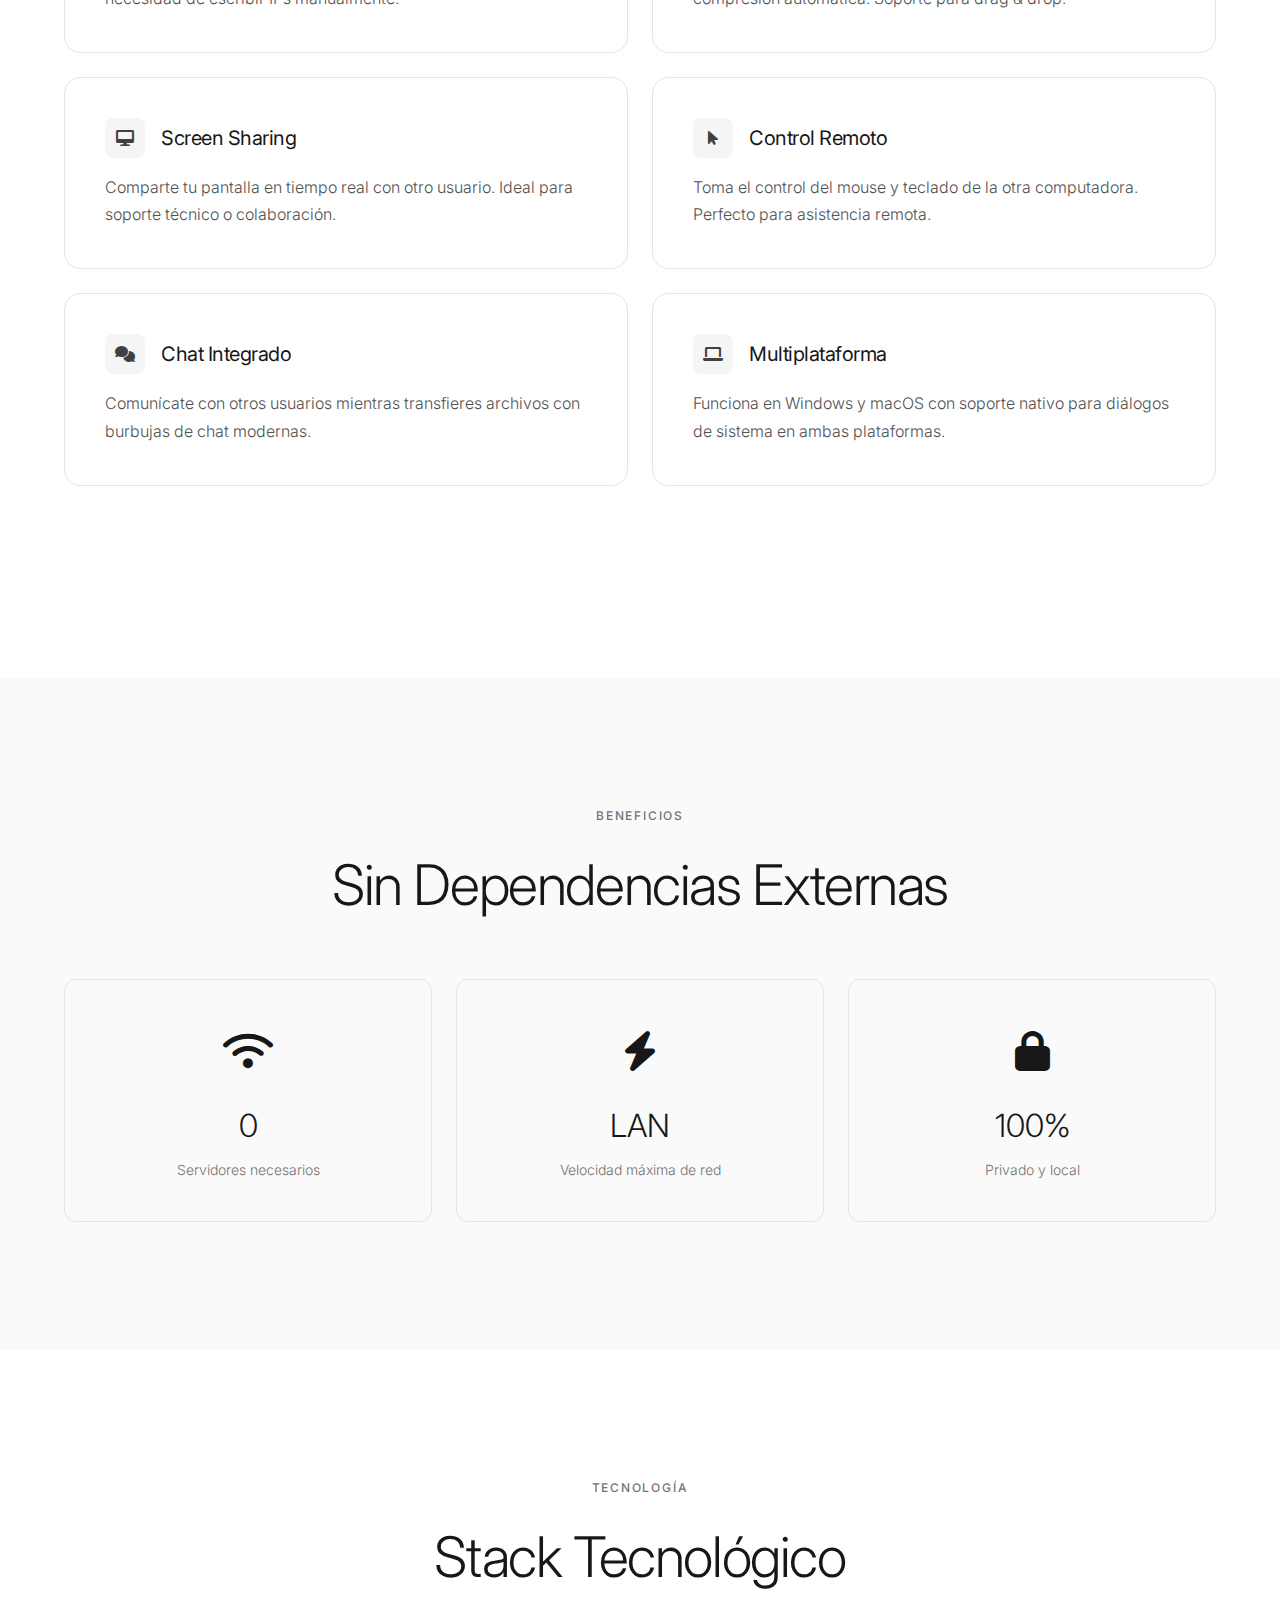
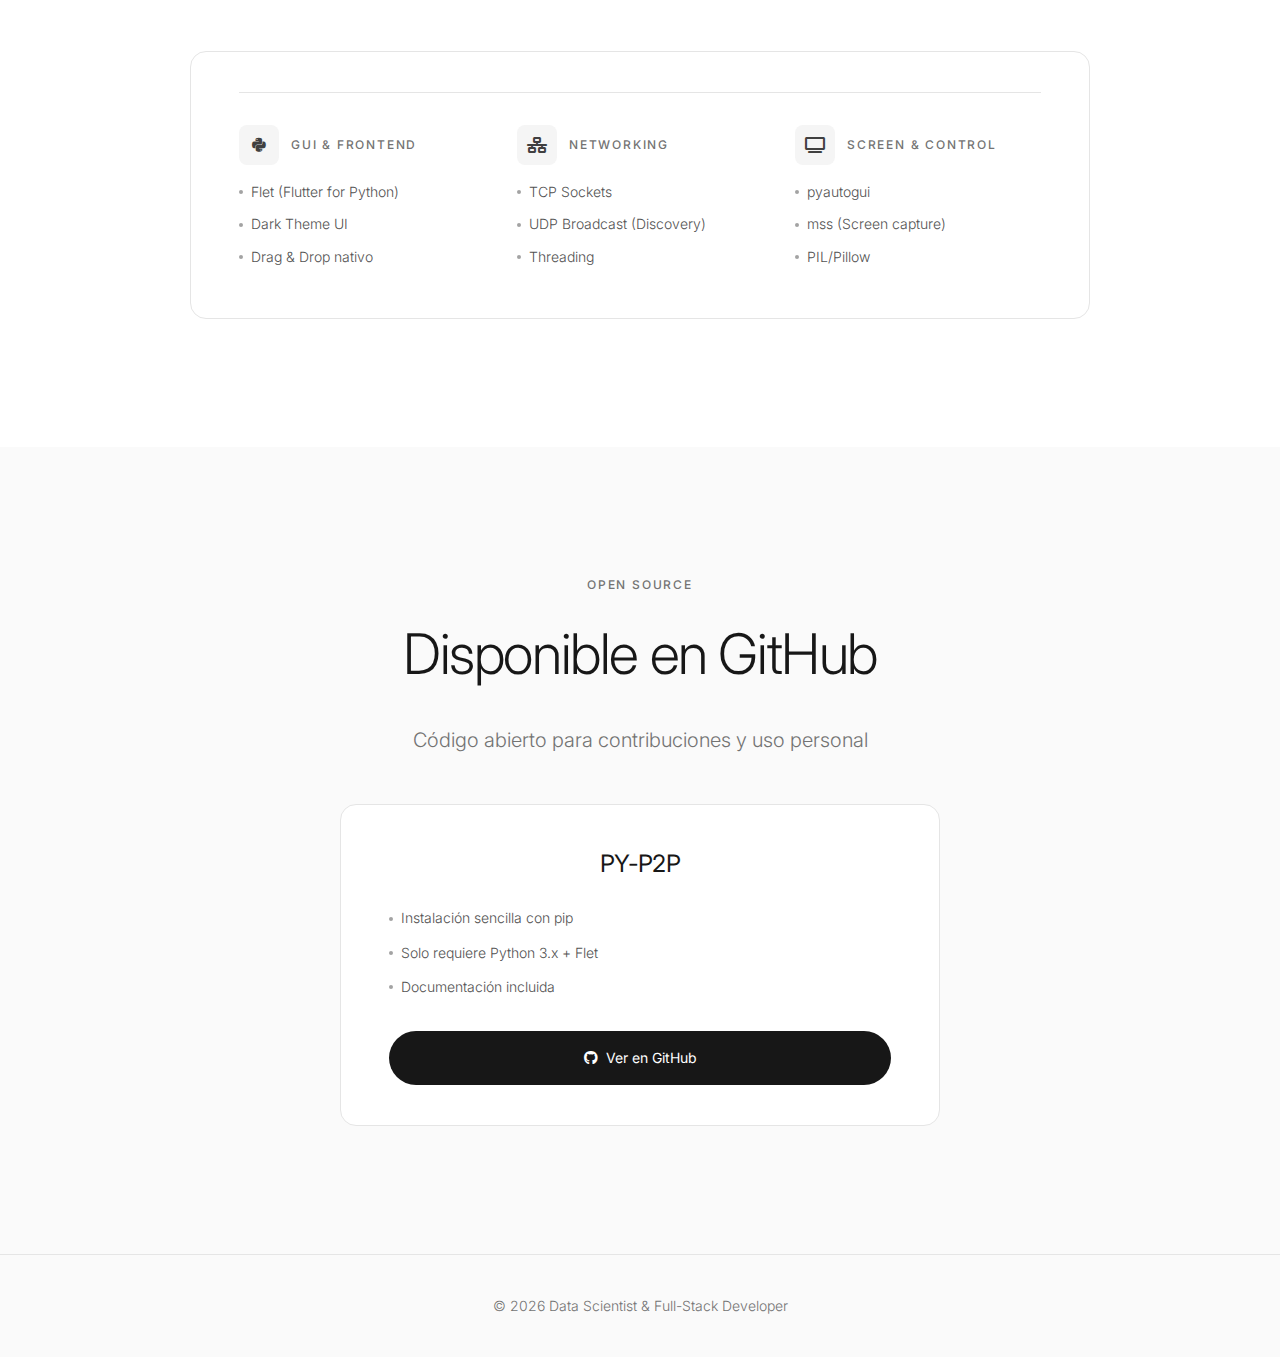
<file: pyp2p.html>
<!DOCTYPE html>
<html lang="es">

<head>
    <meta charset="UTF-8">
    <meta name="viewport" content="width=device-width, initial-scale=1.0">
    <title>PY-P2P - Comunicación Directa | Alonso Mota</title>
    <link rel="stylesheet" href="styles.css">
    <link href="https://fonts.googleapis.com/css2?family=Inter:wght@300;400;500;600&display=swap" rel="stylesheet">
    <link rel="stylesheet" href="https://cdnjs.cloudflare.com/ajax/libs/font-awesome/6.0.0/css/all.min.css">
    <link rel="icon" type="image/png" href="assets/SPOOKYDEV.png">
</head>

<body>

    <header>
        <div class="container">
            <nav>
                <div class="logo"><a href="index.html">DS × DEV</a></div>
                <a href="index.html" class="btn btn-secondary" style="padding: 0.5rem 1.5rem;">
                    <i class="fas fa-arrow-left" style="margin-right: 0.5rem;"></i> Volver
                </a>
            </nav>
        </div>
    </header>

    <!-- Hero Section -->
    <section class="hero" style="min-height: 70vh;">
        <!-- Geometric Background -->
        <div class="hero-bg">
            <div class="geo-circle geo-1"></div>
            <div class="geo-circle geo-2"></div>
            <div class="geo-line geo-3"></div>
            <div class="geo-line geo-4"></div>
            <div class="geo-dot geo-5"></div>
            <div class="geo-dot geo-6"></div>
            <div class="geo-ring geo-7"></div>
        </div>

        <div class="hero-content">
            <div class="badge">
                <span class="badge-dot"></span>
                Open Source | Python
            </div>

            <h1 style="font-size: clamp(2.5rem, 6vw, 4rem);">
                PY-P2P
            </h1>

            <p class="subtitle">
                Sistema de comunicación peer-to-peer para transferencia de archivos, compartir pantalla y control remoto
                entre computadoras.
            </p>
        </div>
    </section>

    <!-- Project Overview -->
    <section class="bg-neutral">
        <div class="container">
            <div class="project-card">
                <div class="project-grid">
                    <div>
                        <h4 class="project-section-title">El Concepto</h4>
                        <p class="project-text">
                            Crear una herramienta que permita comunicación instantánea entre dos computadoras en la
                            misma red, sin depender de servicios externos ni configuraciones complicadas.
                        </p>
                    </div>
                    <div>
                        <h4 class="project-section-title">La Solución</h4>
                        <p class="project-text">
                            Aplicación de escritorio con GUI moderna que auto-descubre dispositivos en la red, permite
                            transferir archivos de cualquier tamaño, compartir pantalla en tiempo real y controlar otra
                            computadora remotamente.
                        </p>
                    </div>
                </div>
            </div>
        </div>
    </section>

    <!-- Features Section -->
    <section>
        <div class="container">
            <div style="margin-bottom: 3rem; text-align: center;">
                <div class="section-label">Capacidades</div>
                <h2>Características Principales</h2>
            </div>

            <div class="skills-grid">
                <div class="card">
                    <div style="display: flex; align-items: center; gap: 1rem; margin-bottom: 1rem;">
                        <div class="skill-icon"><i class="fas fa-search-location"></i></div>
                        <h3 style="font-size: 1.25rem; font-weight: 400;">Auto-Descubrimiento</h3>
                    </div>
                    <p class="project-text">Encuentra automáticamente otros dispositivos en tu red WiFi sin necesidad de
                        escribir IPs manualmente.</p>
                </div>

                <div class="card">
                    <div style="display: flex; align-items: center; gap: 1rem; margin-bottom: 1rem;">
                        <div class="skill-icon"><i class="fas fa-file-export"></i></div>
                        <h3 style="font-size: 1.25rem; font-weight: 400;">Transferencia de Archivos</h3>
                    </div>
                    <p class="project-text">Envía archivos de cualquier tamaño o carpetas completas con compresión
                        automática. Soporte para drag & drop.</p>
                </div>

                <div class="card">
                    <div style="display: flex; align-items: center; gap: 1rem; margin-bottom: 1rem;">
                        <div class="skill-icon"><i class="fas fa-desktop"></i></div>
                        <h3 style="font-size: 1.25rem; font-weight: 400;">Screen Sharing</h3>
                    </div>
                    <p class="project-text">Comparte tu pantalla en tiempo real con otro usuario. Ideal para soporte
                        técnico o colaboración.</p>
                </div>

                <div class="card">
                    <div style="display: flex; align-items: center; gap: 1rem; margin-bottom: 1rem;">
                        <div class="skill-icon"><i class="fas fa-mouse-pointer"></i></div>
                        <h3 style="font-size: 1.25rem; font-weight: 400;">Control Remoto</h3>
                    </div>
                    <p class="project-text">Toma el control del mouse y teclado de la otra computadora. Perfecto para
                        asistencia remota.</p>
                </div>

                <div class="card">
                    <div style="display: flex; align-items: center; gap: 1rem; margin-bottom: 1rem;">
                        <div class="skill-icon"><i class="fas fa-comments"></i></div>
                        <h3 style="font-size: 1.25rem; font-weight: 400;">Chat Integrado</h3>
                    </div>
                    <p class="project-text">Comunícate con otros usuarios mientras transfieres archivos con burbujas de
                        chat modernas.</p>
                </div>

                <div class="card">
                    <div style="display: flex; align-items: center; gap: 1rem; margin-bottom: 1rem;">
                        <div class="skill-icon"><i class="fas fa-laptop"></i></div>
                        <h3 style="font-size: 1.25rem; font-weight: 400;">Multiplataforma</h3>
                    </div>
                    <p class="project-text">Funciona en Windows y macOS con soporte nativo para diálogos de sistema en
                        ambas plataformas.</p>
                </div>
            </div>
        </div>
    </section>

    <!-- Key Metrics -->
    <section class="bg-neutral">
        <div class="container">
            <div style="margin-bottom: 3rem; text-align: center;">
                <div class="section-label">Beneficios</div>
                <h2>Sin Dependencias Externas</h2>
            </div>

            <div class="stats-grid">
                <div class="stat-card">
                    <div class="stat-icon"><i class="fas fa-wifi"></i></div>
                    <div class="stat-number">0</div>
                    <div class="stat-label">Servidores necesarios</div>
                </div>
                <div class="stat-card">
                    <div class="stat-icon"><i class="fas fa-bolt"></i></div>
                    <div class="stat-number">LAN</div>
                    <div class="stat-label">Velocidad máxima de red</div>
                </div>
                <div class="stat-card">
                    <div class="stat-icon"><i class="fas fa-lock"></i></div>
                    <div class="stat-number">100%</div>
                    <div class="stat-label">Privado y local</div>
                </div>
            </div>
        </div>
    </section>

    <!-- Tech Stack -->
    <section>
        <div class="container">
            <div style="margin-bottom: 3rem; text-align: center;">
                <div class="section-label">Tecnología</div>
                <h2>Stack Tecnológico</h2>
            </div>

            <div class="project-card" style="max-width: 900px; margin: 0 auto;">
                <div class="tech-grid">
                    <div class="tech-category">
                        <div style="display: flex; align-items: center; gap: 0.75rem; margin-bottom: 1rem;">
                            <div class="skill-icon" style="animation: pulse 2s infinite;"><i class="fab fa-python"></i>
                            </div>
                            <h5 style="margin: 0;">GUI & Frontend</h5>
                        </div>
                        <div class="tech-item"><span class="tech-dot"></span> Flet (Flutter for Python)</div>
                        <div class="tech-item"><span class="tech-dot"></span> Dark Theme UI</div>
                        <div class="tech-item"><span class="tech-dot"></span> Drag & Drop nativo</div>
                    </div>
                    <div class="tech-category">
                        <div style="display: flex; align-items: center; gap: 0.75rem; margin-bottom: 1rem;">
                            <div class="skill-icon" style="animation: pulse 2s infinite 0.3s;"><i
                                    class="fas fa-network-wired"></i></div>
                            <h5 style="margin: 0;">Networking</h5>
                        </div>
                        <div class="tech-item"><span class="tech-dot"></span> TCP Sockets</div>
                        <div class="tech-item"><span class="tech-dot"></span> UDP Broadcast (Discovery)</div>
                        <div class="tech-item"><span class="tech-dot"></span> Threading</div>
                    </div>
                    <div class="tech-category">
                        <div style="display: flex; align-items: center; gap: 0.75rem; margin-bottom: 1rem;">
                            <div class="skill-icon" style="animation: pulse 2s infinite 0.6s;"><i class="fas fa-tv"></i>
                            </div>
                            <h5 style="margin: 0;">Screen & Control</h5>
                        </div>
                        <div class="tech-item"><span class="tech-dot"></span> pyautogui</div>
                        <div class="tech-item"><span class="tech-dot"></span> mss (Screen capture)</div>
                        <div class="tech-item"><span class="tech-dot"></span> PIL/Pillow</div>
                    </div>
                </div>
            </div>
        </div>
    </section>

    <!-- GitHub Section -->
    <section class="bg-neutral">
        <div class="container" style="text-align: center;">
            <div style="margin-bottom: 3rem;">
                <div class="section-label">Open Source</div>
                <h2>Disponible en GitHub</h2>
                <p class="section-subtitle" style="max-width: 500px; margin: 1rem auto 0;">
                    Código abierto para contribuciones y uso personal
                </p>
            </div>

            <div class="project-card" style="max-width: 600px; margin: 0 auto; text-align: left;">
                <h3 style="font-size: 1.5rem; font-weight: 400; margin-bottom: 1.5rem; text-align: center;">PY-P2P</h3>

                <ul style="list-style: none; margin-bottom: 2rem;">
                    <li class="tech-item" style="margin-bottom: 0.75rem;"><span class="tech-dot"></span> Instalación
                        sencilla con pip</li>
                    <li class="tech-item" style="margin-bottom: 0.75rem;"><span class="tech-dot"></span> Solo requiere
                        Python 3.x + Flet</li>
                    <li class="tech-item" style="margin-bottom: 0.75rem;"><span class="tech-dot"></span> Documentación
                        incluida</li>
                </ul>

                <div style="display: flex; flex-direction: column; gap: 1rem;">
                    <a href="https://github.com/spooky1703/PY-P2P" target="_blank" class="btn btn-primary"
                        style="justify-content: center;">
                        <i class="fab fa-github"></i> Ver en GitHub
                    </a>
                </div>
            </div>
        </div>
    </section>

    <footer>
        <div class="container">
            <p>© 2026 Data Scientist & Full-Stack Developer</p>
        </div>
    </footer>

</body>

</html>
</file>
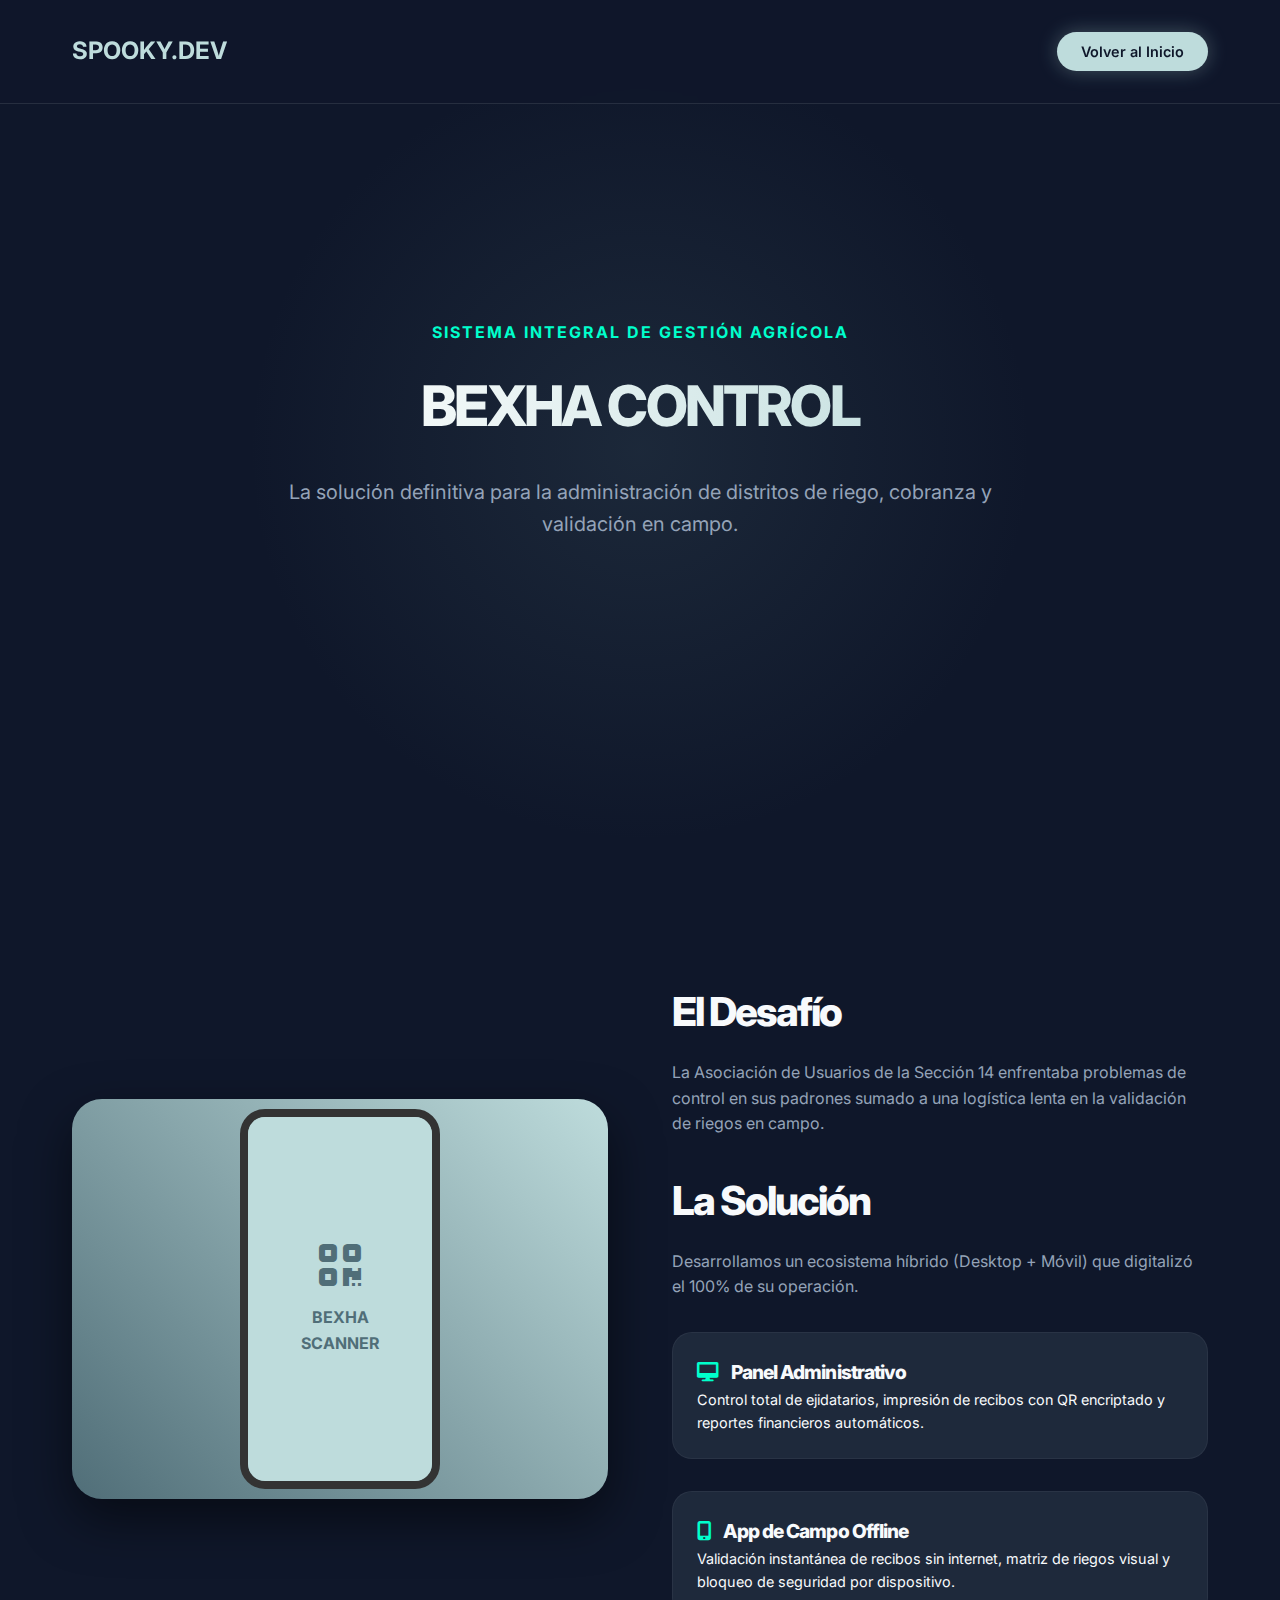
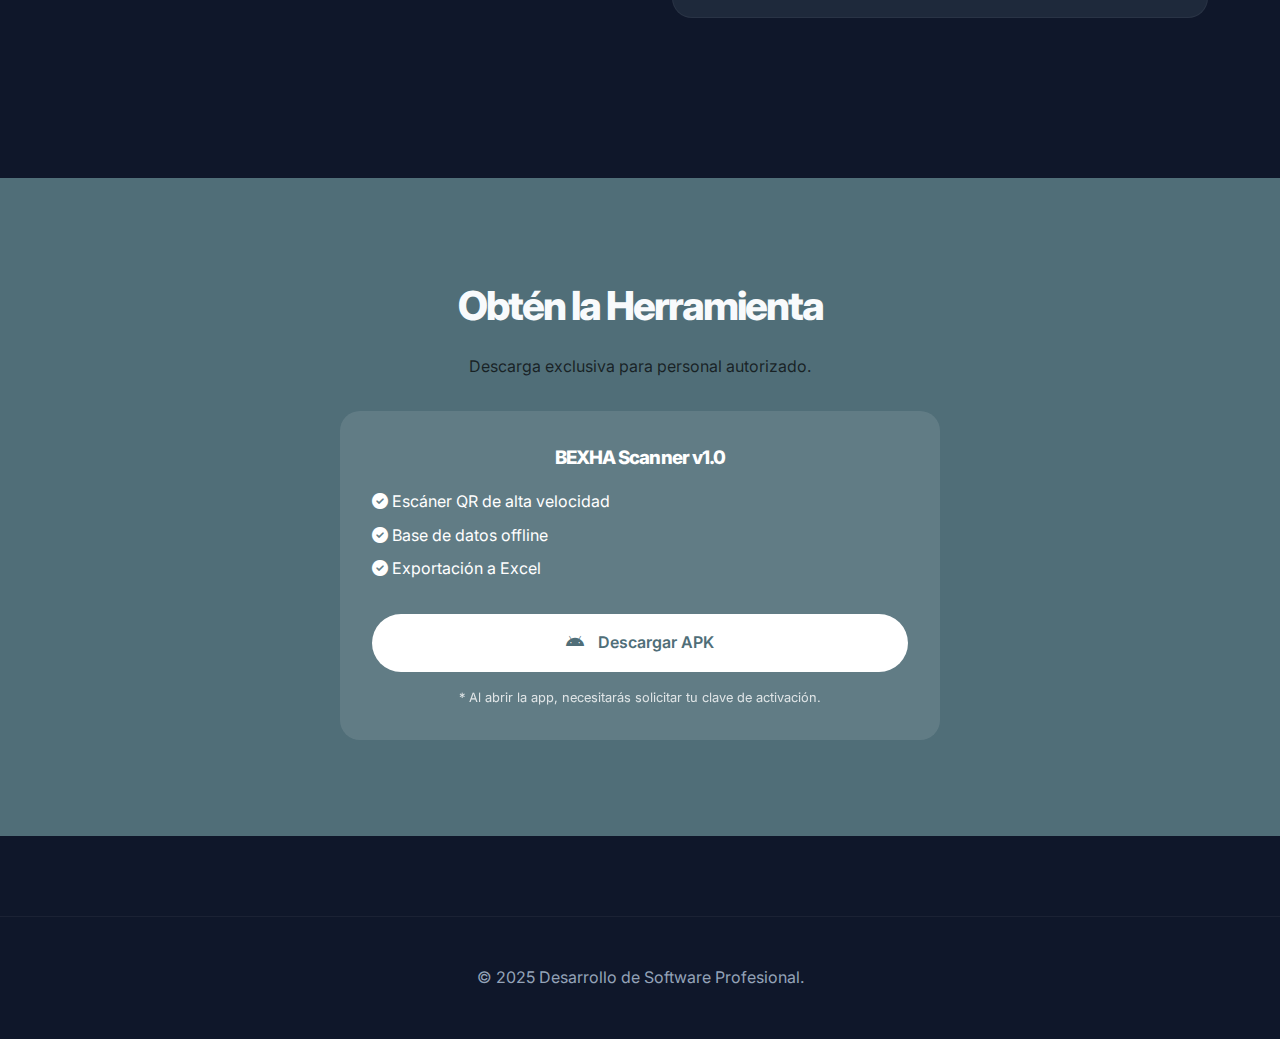
<file: landing_page/bexha.html>
<!DOCTYPE html>
<html lang="es">

<head>
    <meta charset="UTF-8">
    <meta name="viewport" content="width=device-width, initial-scale=1.0">
    <title>BEXHA CONTROL - Caso de Éxito</title>
    <link rel="stylesheet" href="styles.css">
    <link href="https://fonts.googleapis.com/css2?family=Inter:wght@400;600;800&display=swap" rel="stylesheet">
    <link rel="stylesheet" href="https://cdnjs.cloudflare.com/ajax/libs/font-awesome/6.0.0/css/all.min.css">
    <link rel="icon" type="image/png" href="SPOOKYDEV.png">
</head>

<body>

    <header>
        <div class="container">
            <nav>
                <div class="logo"><a href="index.html" style="text-decoration: none; color: inherit;">SPOOKY.DEV</a>
                </div>
                <a href="index.html" class="btn btn-primary" style="padding: 0.5rem 1.5rem; font-size: 0.9rem;">Volver
                    al Inicio</a>
            </nav>
        </div>
    </header>

    <section class="hero" style="min-height: 60vh;">
        <div class="container hero-content">
            <span
                style="color: var(--accent); font-weight: bold; letter-spacing: 2px; text-transform: uppercase;">Sistema
                Integral de Gestión Agrícola</span>
            <h1 style="margin-top: 1rem;">BEXHA CONTROL</h1>
            <p class="subtitle">La solución definitiva para la administración de distritos de riego, cobranza y
                validación en campo.</p>
        </div>
    </section>

    <section class="details-section">
        <div class="container">
            <div class="showcase-content">
                <div class="showcase-visual">
                    <div class="phone-mockup">
                        <div class="phone-screen">
                            <div style="text-align: center;">
                                <i class="fas fa-qrcode" style="font-size: 3rem; margin-bottom: 1rem;"></i>
                                <div>BEXHA<br>SCANNER</div>
                            </div>
                        </div>
                    </div>
                </div>
                <div class="showcase-text">
                    <h2>El Desafío</h2>
                    <p style="color: var(--text-muted); margin-bottom: 2rem;">
                        La Asociación de Usuarios de la Sección 14 enfrentaba problemas de control en sus padrones
                        sumado a una logística lenta en la validación de riegos en
                        campo.
                    </p>

                    <h2>La Solución</h2>
                    <p style="color: var(--text-muted); margin-bottom: 2rem;">
                        Desarrollamos un ecosistema híbrido (Desktop + Móvil) que digitalizó el 100% de su operación.
                    </p>

                    <div class="features-grid" style="grid-template-columns: 1fr; margin-top: 1rem;">
                        <div class="feature-card" style="padding: 1.5rem;">
                            <h3 style="font-size: 1.2rem;"><i class="fas fa-desktop"
                                    style="color: var(--accent); margin-right: 10px;"></i> Panel Administrativo</h3>
                            <p style="font-size: 0.9rem;">Control total de ejidatarios, impresión de recibos con QR
                                encriptado y reportes financieros automáticos.</p>
                        </div>
                        <div class="feature-card" style="padding: 1.5rem;">
                            <h3 style="font-size: 1.2rem;"><i class="fas fa-mobile-alt"
                                    style="color: var(--accent); margin-right: 10px;"></i> App de Campo Offline</h3>
                            <p style="font-size: 0.9rem;">Validación instantánea de recibos sin internet, matriz de
                                riegos visual y bloqueo de seguridad por dispositivo.</p>
                        </div>
                    </div>
                </div>
            </div>
        </div>
    </section>

    <section class="download-section" style="margin-top: 5rem;">
        <div class="container">
            <h2>Obtén la Herramienta</h2>
            <p style="margin-bottom: 2rem; color: rgba(0,0,0,0.7);">Descarga exclusiva para personal autorizado.</p>

            <div
                style="background: rgba(255,255,255,0.1); padding: 2rem; border-radius: 20px; max-width: 600px; margin: 0 auto;">
                <h3 style="color: #fff; margin-bottom: 1rem;">BEXHA Scanner v1.0</h3>
                <ul style="text-align: left; color: #fff; margin-bottom: 2rem; list-style: none;">
                    <li style="margin-bottom: 0.5rem;"><i class="fas fa-check-circle"></i> Escáner QR de alta velocidad
                    </li>
                    <li style="margin-bottom: 0.5rem;"><i class="fas fa-check-circle"></i> Base de datos offline</li>
                    <li style="margin-bottom: 0.5rem;"><i class="fas fa-check-circle"></i> Exportación a Excel</li>
                </ul>
                <a href="BEXHA_Scanner.apk" class="btn"
                    style="background: #fff; color: var(--primary); padding: 1rem 3rem; width: 100%; display: block;">
                    <i class="fab fa-android" style="margin-right: 10px;"></i> Descargar APK
                </a>
                <p style="margin-top: 1rem; font-size: 0.8rem; color: #fff; opacity: 0.8;">* Al abrir la app,
                    necesitarás solicitar tu clave de activación.</p>
            </div>
        </div>
    </section>

    <footer
        style="background: #0f172a; padding: 3rem 0; border-top: 1px solid rgba(255,255,255,0.05); margin-top: 5rem;">
        <div class="container" style="text-align: center; color: var(--text-muted);">
            <p>&copy; 2025 Desarrollo de Software Profesional.</p>
        </div>
    </footer>

</body>

</html>
</file>
<file: landing_page/styles.css>
:root {
    --primary: #506e78;
    --secondary: #bedcdc;
    --accent: #00ffcc;
    --dark-bg: #0f172a;
    --card-bg: #1e293b;
    --text-main: #f8fafc;
    --text-muted: #94a3b8;
    --gradient: linear-gradient(135deg, #506e78 0%, #2c3e50 100%);
}

* {
    margin: 0;
    padding: 0;
    box-sizing: border-box;
    font-family: 'Inter', system-ui, -apple-system, sans-serif;
}

body {
    background-color: var(--dark-bg);
    color: var(--text-main);
    line-height: 1.6;
    overflow-x: hidden;
}

/* Typography */
h1,
h2,
h3 {
    font-weight: 800;
    letter-spacing: -0.05em;
}

h1 {
    font-size: 3.5rem;
    background: linear-gradient(to right, #fff, var(--secondary));
    -webkit-background-clip: text;
    -webkit-text-fill-color: transparent;
}

h2 {
    font-size: 2.5rem;
    margin-bottom: 1rem;
}

/* Layout */
.container {
    max-width: 1200px;
    margin: 0 auto;
    padding: 0 2rem;
}

section {
    padding: 5rem 0;
}

/* Header */
header {
    padding: 2rem 0;
    position: fixed;
    width: 100%;
    top: 0;
    z-index: 100;
    background: rgba(15, 23, 42, 0.8);
    backdrop-filter: blur(10px);
    border-bottom: 1px solid rgba(255, 255, 255, 0.1);
}

nav {
    display: flex;
    justify-content: space-between;
    align-items: center;
}

.logo {
    font-size: 1.5rem;
    font-weight: bold;
    color: var(--secondary);
}

/* Hero */
.hero {
    height: 100vh;
    display: flex;
    align-items: center;
    justify-content: center;
    text-align: center;
    background: radial-gradient(circle at 50% 50%, rgba(80, 110, 120, 0.2) 0%, transparent 50%);
}

.hero-content {
    max-width: 800px;
    animation: fadeIn 1s ease-out;
}

.subtitle {
    font-size: 1.25rem;
    color: var(--text-muted);
    margin: 1.5rem 0 2.5rem;
}

/* Buttons */
.btn {
    display: inline-block;
    padding: 1rem 2rem;
    border-radius: 50px;
    text-decoration: none;
    font-weight: 600;
    transition: all 0.3s ease;
}

.btn-primary {
    background: var(--secondary);
    color: var(--dark-bg);
    box-shadow: 0 0 20px rgba(190, 220, 220, 0.3);
}

.btn-primary:hover {
    transform: translateY(-2px);
    box-shadow: 0 0 30px rgba(190, 220, 220, 0.5);
}

/* Features Grid */
.features-grid {
    display: grid;
    grid-template-columns: repeat(auto-fit, minmax(300px, 1fr));
    gap: 2rem;
    margin-top: 3rem;
}

.feature-card {
    background: var(--card-bg);
    padding: 2rem;
    border-radius: 20px;
    border: 1px solid rgba(255, 255, 255, 0.05);
    transition: transform 0.3s ease;
}

.feature-card:hover {
    transform: translateY(-10px);
    border-color: var(--secondary);
}

.icon {
    font-size: 2rem;
    margin-bottom: 1rem;
    color: var(--secondary);
}

/* BEXHA Showcase */
.showcase {
    background: linear-gradient(180deg, var(--dark-bg) 0%, #162032 100%);
    position: relative;
    overflow: hidden;
}

.showcase-content {
    display: flex;
    align-items: center;
    gap: 4rem;
}

.showcase-text {
    flex: 1;
}

.showcase-visual {
    flex: 1;
    background: linear-gradient(45deg, var(--primary), var(--secondary));
    height: 400px;
    border-radius: 30px;
    display: flex;
    align-items: center;
    justify-content: center;
    box-shadow: 0 20px 50px rgba(0, 0, 0, 0.5);
    position: relative;
}

.phone-mockup {
    width: 200px;
    height: 380px;
    background: #000;
    border-radius: 25px;
    border: 8px solid #333;
    position: relative;
    overflow: hidden;
}

.phone-screen {
    width: 100%;
    height: 100%;
    background: var(--secondary);
    display: flex;
    align-items: center;
    justify-content: center;
    color: var(--primary);
    font-weight: bold;
}

/* Download Section */
.download-section {
    text-align: center;
    background: var(--primary);
    padding: 6rem 0;
}

/* Responsive */
@media (max-width: 768px) {
    h1 {
        font-size: 2.5rem;
    }

    .showcase-content {
        flex-direction: column;
    }

    .hero {
        height: auto;
        padding: 8rem 0;
    }
}

@keyframes fadeIn {
    from {
        opacity: 0;
        transform: translateY(20px);
    }

    to {
        opacity: 1;
        transform: translateY(0);
    }
}

/* Modal Styles */
.modal {
    display: none;
    position: fixed;
    z-index: 1000;
    left: 0;
    top: 0;
    width: 100%;
    height: 100%;
    background-color: rgba(0, 0, 0, 0.8);
    align-items: center;
    justify-content: center;
    backdrop-filter: blur(5px);
    animation: fadeIn 0.3s;
}

.modal-content {
    background-color: var(--card-bg);
    padding: 3rem;
    border-radius: 20px;
    width: 90%;
    max-width: 500px;
    border: 1px solid rgba(255, 255, 255, 0.1);
    position: relative;
    text-align: center;
    box-shadow: 0 25px 50px -12px rgba(0, 0, 0, 0.5);
}

.close-modal {
    position: absolute;
    top: 1rem;
    right: 1.5rem;
    color: var(--text-muted);
    font-size: 2rem;
    font-weight: bold;
    cursor: pointer;
    transition: color 0.3s;
}

.close-modal:hover {
    color: #fff;
}

.contact-option {
    display: flex;
    align-items: center;
    padding: 1.5rem;
    margin-bottom: 1rem;
    background: rgba(255, 255, 255, 0.05);
    border-radius: 15px;
    text-decoration: none;
    color: #fff;
    transition: all 0.3s ease;
    border: 1px solid transparent;
}

.contact-option:hover {
    background: rgba(255, 255, 255, 0.1);
    transform: translateX(5px);
}

.contact-option.whatsapp:hover {
    border-color: #25D366;
    background: rgba(37, 211, 102, 0.1);
}

.contact-option.email:hover {
    border-color: var(--secondary);
    background: rgba(190, 220, 220, 0.1);
}

.contact-option i {
    font-size: 2rem;
    margin-right: 1.5rem;
}

.contact-option.whatsapp i {
    color: #25D366;
}

.contact-option.email i {
    color: var(--secondary);
}

.contact-option div {
    text-align: left;
}

.contact-option strong {
    display: block;
    font-size: 1.1rem;
}

.contact-option span {
    color: var(--text-muted);
    font-size: 0.9rem;
}
</file>
<file: styles.css>
:root {
    --white: #ffffff;
    --neutral-50: #fafafa;
    --neutral-100: #f5f5f5;
    --neutral-200: #e5e5e5;
    --neutral-300: #d4d4d4;
    --neutral-400: #a3a3a3;
    --neutral-500: #737373;
    --neutral-600: #525252;
    --neutral-700: #404040;
    --neutral-900: #171717;
}

* {
    margin: 0;
    padding: 0;
    box-sizing: border-box;
    font-family: 'Inter', system-ui, -apple-system, sans-serif;
}

html {
    scroll-behavior: smooth;
}

body {
    background-color: var(--white);
    color: var(--neutral-900);
    line-height: 1.6;
    overflow-x: hidden;
}

/* Typography */
h1,
h2,
h3 {
    font-weight: 300;
    letter-spacing: -0.025em;
}

h1 {
    font-size: clamp(3rem, 8vw, 5rem);
    line-height: 1.1;
}

.hero h1 {
    animation: titlePulse 0.8s ease-out;
}

@keyframes titlePulse {
    0% {
        transform: scale(0.9);
        opacity: 0;
    }

    50% {
        transform: scale(1.05);
    }

    100% {
        transform: scale(1);
        opacity: 1;
    }
}

h2 {
    font-size: clamp(2.5rem, 5vw, 3.5rem);
    margin-bottom: 1.5rem;
}

h3 {
    font-size: 1.5rem;
}

p {
    font-weight: 300;
    color: var(--neutral-600);
}

/* Layout */
.container {
    max-width: 1200px;
    margin: 0 auto;
    padding: 0 1.5rem;
}

section {
    padding: 8rem 0;
}

/* Navigation */
header {
    position: fixed;
    top: 0;
    width: 100%;
    z-index: 100;
    background: rgba(255, 255, 255, 0.8);
    backdrop-filter: blur(20px);
    border-bottom: 1px solid var(--neutral-200);
    padding: 1.25rem 0;
}

nav {
    display: flex;
    justify-content: space-between;
    align-items: center;
}

.logo {
    font-size: 1.25rem;
    font-weight: 300;
    letter-spacing: 0.1em;
    color: var(--neutral-900);
}

.logo a {
    text-decoration: none;
    color: inherit;
}

.nav-links {
    display: flex;
    gap: 2.5rem;
}

.nav-links a {
    color: var(--neutral-600);
    text-decoration: none;
    font-size: 0.875rem;
    font-weight: 400;
    transition: color 0.3s;
    position: relative;
}

.nav-links a:hover {
    color: var(--neutral-900);
}

.nav-links a::after {
    content: '';
    position: absolute;
    bottom: -4px;
    left: 0;
    width: 0;
    height: 1px;
    background: var(--neutral-900);
    transition: width 0.3s;
}

.nav-links a:hover::after {
    width: 100%;
}

/* Hero */
.hero {
    min-height: 100vh;
    display: flex;
    align-items: center;
    justify-content: center;
    text-align: center;
    padding-top: 5rem;
    position: relative;
    overflow: hidden;
}

/* Geometric Background */
.hero-bg {
    position: absolute;
    inset: 0;
    overflow: hidden;
    pointer-events: none;
}

.geo-circle {
    position: absolute;
    border-radius: 50%;
    border: 1px solid var(--neutral-200);
}

.geo-1 {
    width: 600px;
    height: 600px;
    top: -200px;
    right: -100px;
    animation: float 20s ease-in-out infinite;
}

.geo-2 {
    width: 400px;
    height: 400px;
    bottom: -100px;
    left: -100px;
    border-color: var(--neutral-300);
    animation: float 15s ease-in-out infinite reverse;
}

.geo-line {
    position: absolute;
    background: linear-gradient(to bottom, var(--neutral-200), transparent);
    width: 1px;
}

.geo-3 {
    height: 200px;
    top: 15%;
    left: 15%;
    animation: fadeInOut 8s ease-in-out infinite;
}

.geo-4 {
    height: 150px;
    bottom: 20%;
    right: 20%;
    animation: fadeInOut 6s ease-in-out infinite 2s;
}

.geo-dot {
    position: absolute;
    width: 8px;
    height: 8px;
    background: var(--neutral-300);
    border-radius: 50%;
}

.geo-5 {
    top: 25%;
    right: 25%;
    animation: pulse 3s ease-in-out infinite;
}

.geo-6 {
    bottom: 30%;
    left: 20%;
    animation: pulse 4s ease-in-out infinite 1s;
}

.geo-ring {
    position: absolute;
    width: 300px;
    height: 300px;
    border: 1px solid var(--neutral-200);
    border-radius: 50%;
    top: 50%;
    left: 50%;
    transform: translate(-50%, -50%);
    animation: rotate 30s linear infinite;
}

.geo-7::after {
    content: '';
    position: absolute;
    width: 12px;
    height: 12px;
    background: var(--neutral-200);
    border-radius: 50%;
    top: -6px;
    left: 50%;
    transform: translateX(-50%);
}

@keyframes float {

    0%,
    100% {
        transform: translateY(0) rotate(0deg);
    }

    50% {
        transform: translateY(-30px) rotate(5deg);
    }
}

@keyframes fadeInOut {

    0%,
    100% {
        opacity: 0.3;
    }

    50% {
        opacity: 0.8;
    }
}

@keyframes rotate {
    from {
        transform: translate(-50%, -50%) rotate(0deg);
    }

    to {
        transform: translate(-50%, -50%) rotate(360deg);
    }
}

/* Gradient Mesh Effect (Index only) */
.gradient-mesh {
    background: var(--white);
}

.mesh-blob {
    position: absolute;
    border-radius: 50%;
    filter: blur(80px);
    opacity: 0.4;
    animation: meshFloat 12s ease-in-out infinite;
}

.mesh-1 {
    width: 400px;
    height: 400px;
    background: linear-gradient(135deg, #e5e5e5 0%, #d4d4d4 100%);
    top: -10%;
    right: -5%;
    animation-delay: 0s;
}

.mesh-2 {
    width: 350px;
    height: 350px;
    background: linear-gradient(135deg, #d4d4d4 0%, #a3a3a3 100%);
    bottom: 10%;
    left: -10%;
    animation-delay: -4s;
}

.mesh-3 {
    width: 250px;
    height: 250px;
    background: linear-gradient(135deg, #f5f5f5 0%, #e5e5e5 100%);
    top: 40%;
    right: 20%;
    animation-delay: -8s;
}

@keyframes meshFloat {

    0%,
    100% {
        transform: translate(0, 0) scale(1);
    }

    25% {
        transform: translate(30px, -20px) scale(1.05);
    }

    50% {
        transform: translate(-20px, 30px) scale(0.95);
    }

    75% {
        transform: translate(20px, 20px) scale(1.02);
    }
}

@media (max-width: 968px) {
    .mesh-1 {
        width: 250px;
        height: 250px;
    }

    .mesh-2 {
        width: 200px;
        height: 200px;
    }

    .mesh-3 {
        width: 150px;
        height: 150px;
    }
}

.hero-content {
    max-width: 900px;
    position: relative;
    z-index: 10;
}

.badge {
    display: inline-flex;
    align-items: center;
    gap: 0.5rem;
    padding: 0.5rem 1.25rem;
    border: 1px solid var(--neutral-300);
    border-radius: 9999px;
    font-size: 0.875rem;
    color: var(--neutral-600);
    margin-bottom: 2rem;
}

.badge-dot {
    width: 8px;
    height: 8px;
    background: var(--neutral-900);
    border-radius: 50%;
    animation: pulse 2s infinite;
}

@keyframes pulse {

    0%,
    100% {
        opacity: 1;
    }

    50% {
        opacity: 0.5;
    }
}

.hero h1 span.muted {
    color: var(--neutral-400);
}

.subtitle {
    font-size: 1.25rem;
    color: var(--neutral-500);
    margin: 2rem 0 3rem;
    font-weight: 300;
    line-height: 1.8;
}

/* Buttons */
.btn {
    display: inline-flex;
    align-items: center;
    gap: 0.5rem;
    padding: 1rem 2rem;
    border-radius: 9999px;
    text-decoration: none;
    font-weight: 400;
    font-size: 0.875rem;
    transition: all 0.3s;
    cursor: pointer;
    border: none;
}

.btn-primary {
    background: var(--neutral-900);
    color: var(--white);
}

.btn-primary:hover {
    background: var(--neutral-700);
    transform: translateY(-2px);
}

.btn-secondary {
    background: transparent;
    color: var(--neutral-900);
    border: 1px solid var(--neutral-300);
}

.btn-secondary:hover {
    border-color: var(--neutral-900);
}

/* Section Headers */
.section-label {
    font-size: 0.75rem;
    font-weight: 500;
    color: var(--neutral-500);
    letter-spacing: 0.15em;
    text-transform: uppercase;
    margin-bottom: 1rem;
}

.section-subtitle {
    font-size: 1.25rem;
    color: var(--neutral-500);
    font-weight: 300;
    max-width: 600px;
}

/* Cards */
.card {
    background: var(--white);
    border: 1px solid var(--neutral-200);
    border-radius: 1rem;
    padding: 2.5rem;
    transition: all 0.4s;
}

.card:hover {
    border-color: var(--neutral-300);
    box-shadow: 0 25px 50px -12px rgba(0, 0, 0, 0.1);
}

/* Project Cards */
.project-card {
    background: var(--white);
    border: 1px solid var(--neutral-200);
    border-radius: 1rem;
    padding: 2.5rem 3rem;
    transition: all 0.5s;
}

.project-card:hover {
    border-color: var(--neutral-300);
    box-shadow: 0 25px 60px -12px rgba(0, 0, 0, 0.15);
}

.project-number {
    display: inline-block;
    padding: 0.375rem 1rem;
    background: var(--neutral-100);
    border: 1px solid var(--neutral-200);
    border-radius: 9999px;
    font-size: 0.75rem;
    font-weight: 500;
    color: var(--neutral-700);
    letter-spacing: 0.1em;
    margin-bottom: 2rem;
}

.project-title {
    font-size: 2rem;
    font-weight: 300;
    margin-bottom: 0.5rem;
}

.project-subtitle {
    color: var(--neutral-500);
    font-size: 1.125rem;
    font-weight: 300;
    margin-bottom: 3rem;
}

.project-grid {
    display: grid;
    grid-template-columns: repeat(2, 1fr);
    gap: 2.5rem;
    margin-bottom: 3rem;
}

.project-section-title {
    font-size: 0.75rem;
    font-weight: 500;
    color: var(--neutral-900);
    letter-spacing: 0.15em;
    text-transform: uppercase;
    margin-bottom: 1rem;
}

.project-text {
    color: var(--neutral-600);
    font-weight: 300;
    line-height: 1.7;
}

.impact-grid {
    display: grid;
    grid-template-columns: repeat(3, 1fr);
    gap: 1rem;
    margin-bottom: 3rem;
}

.impact-card {
    background: var(--neutral-50);
    border: 1px solid var(--neutral-200);
    border-radius: 0.75rem;
    padding: 1.25rem;
}

.impact-card p {
    font-size: 0.875rem;
    color: var(--neutral-700);
    font-weight: 300;
}

.tech-grid {
    display: grid;
    grid-template-columns: repeat(3, 1fr);
    gap: 2rem;
    padding-top: 2rem;
    border-top: 1px solid var(--neutral-200);
}

.tech-category h5 {
    font-size: 0.75rem;
    font-weight: 500;
    color: var(--neutral-500);
    letter-spacing: 0.15em;
    text-transform: uppercase;
    margin-bottom: 1rem;
}

.tech-item {
    display: flex;
    align-items: center;
    gap: 0.5rem;
    font-size: 0.875rem;
    color: var(--neutral-600);
    font-weight: 300;
    margin-bottom: 0.625rem;
}

.tech-dot {
    width: 4px;
    height: 4px;
    background: var(--neutral-400);
    border-radius: 50%;
}

/* Skills Section */
.skills-grid {
    display: grid;
    grid-template-columns: repeat(2, 1fr);
    gap: 1.5rem;
    margin-bottom: 4rem;
}

.skill-card {
    background: var(--white);
    border: 1px solid var(--neutral-200);
    border-radius: 0.75rem;
    padding: 2rem;
    transition: all 0.3s;
}

.skill-card:hover {
    border-color: var(--neutral-300);
    box-shadow: 0 20px 40px -12px rgba(0, 0, 0, 0.1);
}

.skill-header {
    display: flex;
    justify-content: space-between;
    align-items: center;
    margin-bottom: 1.25rem;
}

.skill-info {
    display: flex;
    align-items: center;
    gap: 1rem;
}

.skill-icon {
    width: 40px;
    height: 40px;
    background: var(--neutral-100);
    border-radius: 0.5rem;
    display: flex;
    align-items: center;
    justify-content: center;
    color: var(--neutral-700);
}

.skill-name {
    font-size: 1.125rem;
    font-weight: 400;
    color: var(--neutral-900);
}

.skill-category {
    font-size: 0.75rem;
    color: var(--neutral-500);
    font-weight: 300;
}

.skill-level {
    font-size: 1.5rem;
    font-weight: 300;
    color: var(--neutral-900);
}

.progress-bar {
    height: 6px;
    background: var(--neutral-100);
    border-radius: 9999px;
    overflow: hidden;
}

.progress-fill {
    height: 100%;
    background: var(--neutral-900);
    border-radius: 9999px;
    transition: width 1s ease-out;
}

/* Stats Grid */
.stats-grid {
    display: grid;
    grid-template-columns: repeat(3, 1fr);
    gap: 1.5rem;
}

.stat-card {
    text-align: center;
    padding: 2.5rem;
    background: var(--neutral-50);
    border: 1px solid var(--neutral-200);
    border-radius: 0.75rem;
}

.stat-icon {
    font-size: 2.5rem;
    margin-bottom: 1rem;
}

.stat-number {
    font-size: 2rem;
    font-weight: 300;
    color: var(--neutral-900);
    margin-bottom: 0.5rem;
}

.stat-label {
    font-size: 0.875rem;
    color: var(--neutral-500);
    font-weight: 300;
}

/* Experience Timeline */
.timeline {
    max-width: 800px;
    margin: 0 auto;
}

.timeline-item {
    position: relative;
    padding-left: 2.5rem;
    padding-bottom: 3rem;
    border-left: 1px solid var(--neutral-300);
}

.timeline-item:last-child {
    padding-bottom: 0;
}

.timeline-dot {
    position: absolute;
    left: -6px;
    top: 0;
    width: 12px;
    height: 12px;
    background: var(--neutral-900);
    border-radius: 50%;
}

.timeline-card {
    background: var(--white);
    border: 1px solid var(--neutral-200);
    border-radius: 0.75rem;
    padding: 2.5rem;
    transition: all 0.3s;
}

.timeline-card:hover {
    border-color: var(--neutral-300);
    box-shadow: 0 20px 40px -12px rgba(0, 0, 0, 0.1);
}

.timeline-header {
    display: flex;
    flex-wrap: wrap;
    justify-content: space-between;
    align-items: flex-start;
    margin-bottom: 1.25rem;
    gap: 1rem;
}

.timeline-title {
    font-size: 1.5rem;
    font-weight: 300;
    color: var(--neutral-900);
    margin-bottom: 0.5rem;
}

.timeline-company {
    font-size: 1.125rem;
    color: var(--neutral-600);
    font-weight: 300;
}

.timeline-period {
    display: inline-block;
    padding: 0.375rem 1rem;
    background: var(--neutral-100);
    border: 1px solid var(--neutral-200);
    border-radius: 9999px;
    font-size: 0.75rem;
    color: var(--neutral-700);
    font-weight: 500;
}

.timeline-description {
    color: var(--neutral-600);
    margin-bottom: 1.5rem;
    line-height: 1.7;
    font-weight: 300;
}

.timeline-achievements {
    list-style: none;
}

.timeline-achievements li {
    display: flex;
    align-items: flex-start;
    gap: 0.75rem;
    color: var(--neutral-700);
    font-weight: 300;
    margin-bottom: 0.75rem;
}

.timeline-achievements li::before {
    content: '';
    width: 4px;
    height: 4px;
    background: var(--neutral-400);
    border-radius: 50%;
    margin-top: 0.5rem;
    flex-shrink: 0;
}

/* Contact Section */
.contact-grid {
    display: grid;
    grid-template-columns: repeat(3, 1fr);
    gap: 1.5rem;
    margin-bottom: 4rem;
}

.contact-card {
    text-align: center;
    padding: 2rem;
    background: var(--white);
    border: 1px solid var(--neutral-200);
    border-radius: 0.75rem;
    text-decoration: none;
    color: inherit;
    transition: all 0.3s;
}

.contact-card:hover {
    border-color: var(--neutral-300);
    box-shadow: 0 20px 40px -12px rgba(0, 0, 0, 0.1);
}

.contact-card:hover .contact-icon {
    transform: scale(1.1);
}

.contact-icon {
    font-size: 2rem;
    margin-bottom: 1rem;
    transition: transform 0.3s;
}

.contact-title {
    font-weight: 400;
    color: var(--neutral-900);
    margin-bottom: 0.5rem;
}

.contact-text {
    font-size: 0.875rem;
    color: var(--neutral-500);
    font-weight: 300;
}

/* Footer */
footer {
    padding: 2.5rem 0;
    border-top: 1px solid var(--neutral-200);
    background: var(--neutral-50);
    text-align: center;
}

footer p {
    font-size: 0.875rem;
    color: var(--neutral-500);
    font-weight: 300;
}

/* Background Sections */
.bg-neutral {
    background: var(--neutral-50);
}

/* Social Links */
.social-links {
    display: flex;
    gap: 2rem;
    justify-content: center;
    margin-top: 2.5rem;
}

.social-links a {
    color: var(--neutral-400);
    font-size: 1.25rem;
    transition: color 0.3s;
}

.social-links a:hover {
    color: var(--neutral-900);
}

/* Scroll Indicator */
.scroll-indicator {
    position: absolute;
    bottom: 3rem;
    left: 50%;
    transform: translateX(-50%);
    animation: bounce 2s infinite;
}

@keyframes bounce {

    0%,
    100% {
        transform: translateX(-50%) translateY(0);
    }

    50% {
        transform: translateX(-50%) translateY(10px);
    }
}

/* Carousel Styles (Light Theme) */
#carousel {
    height: 500px;
    border-radius: 1rem;
    overflow: hidden;
    background: var(--neutral-100);
    border: 1px solid var(--neutral-200);
}

.carousel-slide {
    display: none;
    position: relative;
    height: 500px;
}

.carousel-slide.active {
    display: block;
    animation: fadeIn 0.5s ease-in-out;
}

.carousel-slide img {
    width: 100%;
    height: 100%;
    object-fit: contain;
    background: var(--neutral-100);
}

.carousel-caption {
    position: absolute;
    bottom: 0;
    left: 0;
    right: 0;
    background: linear-gradient(to top, rgba(255, 255, 255, 0.95), transparent);
    padding: 3rem 2rem 2rem;
}

.carousel-caption h3 {
    font-size: 1.25rem;
    font-weight: 400;
    color: var(--neutral-900);
    margin-bottom: 0.25rem;
}

.carousel-caption p {
    color: var(--neutral-500);
    font-size: 0.875rem;
}

.carousel-btn {
    position: absolute;
    top: 50%;
    transform: translateY(-50%);
    background: var(--white);
    border: 1px solid var(--neutral-200);
    color: var(--neutral-700);
    width: 48px;
    height: 48px;
    border-radius: 50%;
    cursor: pointer;
    transition: all 0.3s;
    font-size: 1rem;
    display: flex;
    align-items: center;
    justify-content: center;
}

.carousel-btn:hover {
    border-color: var(--neutral-900);
    color: var(--neutral-900);
}

.carousel-prev {
    left: 1rem;
}

.carousel-next {
    right: 1rem;
}

.carousel-indicators {
    position: absolute;
    bottom: 1rem;
    left: 50%;
    transform: translateX(-50%);
    display: flex;
    gap: 0.5rem;
    z-index: 10;
}

.indicator {
    width: 8px;
    height: 8px;
    border-radius: 50%;
    background: var(--neutral-300);
    cursor: pointer;
    transition: all 0.3s;
}

.indicator.active {
    background: var(--neutral-900);
    width: 24px;
    border-radius: 4px;
}

/* Animations */
@keyframes fadeIn {
    from {
        opacity: 0;
        transform: translateY(10px);
    }

    to {
        opacity: 1;
        transform: translateY(0);
    }
}

/* Responsive */
@media (max-width: 968px) {
    section {
        padding: 4rem 0;
    }

    .project-grid,
    .impact-grid,
    .tech-grid,
    .skills-grid,
    .stats-grid,
    .contact-grid {
        grid-template-columns: 1fr;
    }

    .nav-links {
        display: none;
    }

    .hero {
        padding: 6rem 0 4rem;
        min-height: auto;
    }

    #carousel {
        height: 350px;
    }

    .carousel-slide {
        height: 350px;
    }

    .carousel-btn {
        width: 40px;
        height: 40px;
    }
}

@media (max-width: 640px) {
    .container {
        padding: 0 1rem;
    }

    .card,
    .project-card,
    .timeline-card {
        padding: 1.5rem;
    }
}
</file>
